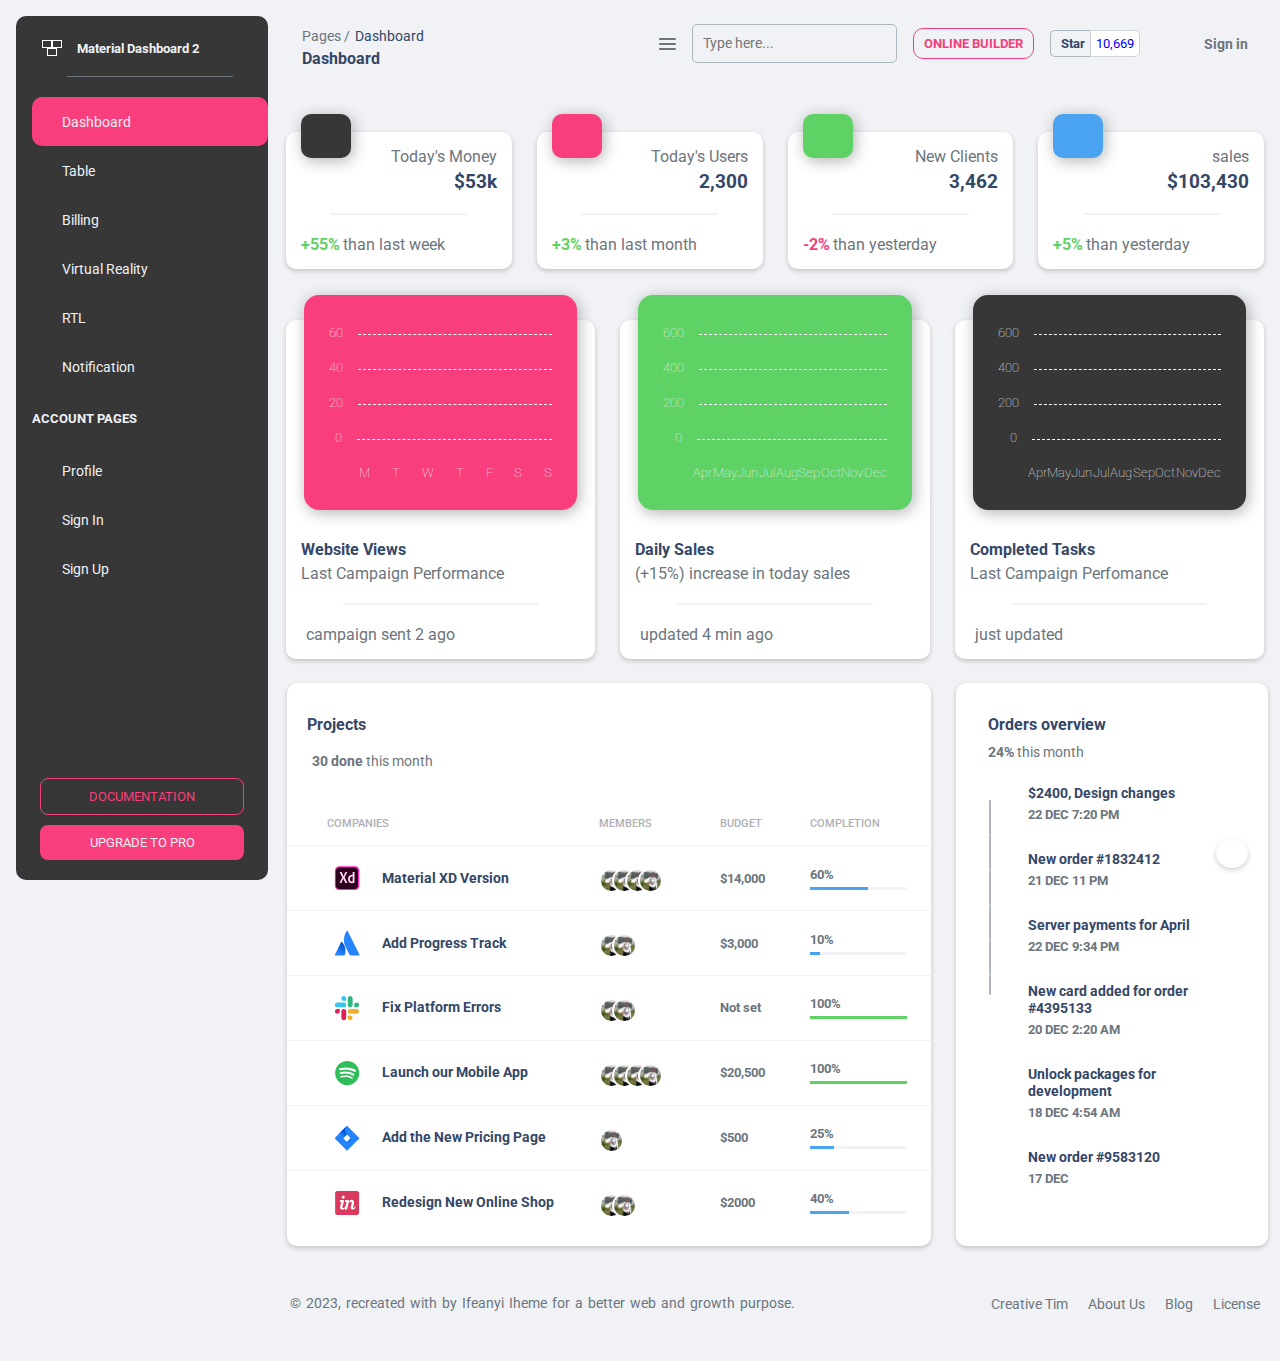
<file: index.html>
<!DOCTYPE html>
<html lang="en">
  <head>
    <meta charset="UTF-8" />
    <meta name="viewport" content="width=device-width, initial-scale=1.0" />
    <link
      rel="stylesheet"
      href="https://cdnjs.cloudflare.com/ajax/libs/font-awesome/6.4.0/css/all.min.css"
      integrity="sha512-iecdLmaskl7CVkqkXNQ/ZH/XLlvWZOJyj7Yy7tcenmpD1ypASozpmT/E0iPtmFIB46ZmdtAc9eNBvH0H/ZpiBw=="
      crossorigin="anonymous"
      referrerpolicy="no-referrer"
    />
    <link rel="preconnect" href="https://fonts.googleapis.com" />
    <link rel="preconnect" href="https://fonts.gstatic.com" crossorigin />
    <link
      href="https://fonts.googleapis.com/css2?family=Roboto:wght@300;400;500;700;900&display=swap"
      rel="stylesheet"
    />
    <link rel="stylesheet" href="css/style.css" />
    <link rel="stylesheet" href="css/table.css" />
    <link rel="stylesheet" href="css/billing.css" />
    <link rel="stylesheet" href="css/profile.css" />
    <link rel="stylesheet" href="css/notification.css" />
    <title>Document</title>
  </head>
  <body>
    <nav id="main-nav">
      <div class="container cont">
        <div class="img-header">
          <div class="img-logo">
            <i class="fa-solid fa-angle-up"></i>
            <i class="fa-solid fa-angle-up"></i>
            <i class="fa-solid fa-angle-down"></i>
          </div>
          <h5 class="joy">Material Dashboard 2</h5>
          <i class="fa-solid fa-xmark exit"></i>
        </div>
        <div class="line"></div>
        <div class="nav-list">
          <ul>
            <li data-page="data1" data-head="header1" class="current gator tor">
              <i class="fa-solid fa-table love"></i>
              <a href="#" class="joy"> Dashboard </a>
            </li>
            <li data-page="data2" data-head="header2" class="gator tor">
              <i class="fa-solid fa-wallet love"></i>
              <a href="#" class="joy"> Table </a>
            </li>
            <li data-page="data3" data-head="header3" class="gator tor">
              <i class="fa-sharp fa-regular fa-id-card love"></i>
              <a href="#" class="joy"> Billing </a>
            </li>
            <li>
              <i class="fa-solid fa-meteor love"></i>
              <a href="#" class="joy"> Virtual Reality </a>
            </li>
            <li>
              <i class="fa-solid fa-tent-arrow-turn-left love"></i>
              <a href="#" class="joy"> RTL </a>
            </li>
            <li data-page="data5" data-head="header5" class="gator tor">
              <i class="fa-solid fa-bell love"></i>
              <a href="#" class="joy"> Notification </a>
            </li>
          </ul>
          <h5 class="joy acc">ACCOUNT PAGES</h5>
          <ul>
            <li data-page="data4" data-head="header4" class="gator">
              <i class="fa-regular fa-user love"></i>
              <a href="#" class="joy"> Profile </a>
            </li>
            <li>
              <i class="fa-sharp fa-solid fa-right-to-bracket love"></i>
              <a href="signIn.html" class="joy"> Sign In </a>
            </li>
            <li>
              <i class="fa-solid fa-id-card-clip love"></i>
              <a href="signup.html" class="joy"> Sign Up </a>
            </li>
          </ul>
        </div>
        <div class="bottom-list joy">
          <a href="#">DOCUMENTATION</a>
          <a href="#">UPGRADE TO PRO</a>
        </div>
      </div>
    </nav>
    <header id="main-header">
      <div class="container">
        <div class="pry-cont pry1" id="header1">
          <div>Pages /<span class="fade">Dashboard</span></div>
          <h4>Dashboard</h4>
        </div>
        <div class="pry-cont pry2" id="header2">
          <div>Pages /<span class="fade">Table</span></div>
          <h4>Table</h4>
        </div>
        <div class="pry-cont pry3" id="header3">
          <div>Pages /<span class="fade">Billing</span></div>
          <h4>Billing</h4>
        </div>
        <div class="pry-cont pry4" id="header4">
          <div>Pages /<span class="fade">Profile</span></div>
          <h4>Profile</h4>
        </div>
        <div class="pry-cont pry5" id="header5">
          <div>Pages /<span class="fade">Notification</span></div>
          <h4>Notification</h4>
        </div>
        <div>
          <ul>
            <li class="side">
              <span></span>
              <span></span>
              <span></span>
            </li>
            <li class="input"><input type="text" placeholder="Type" /></li>
            <li class="input-in">
              <input type="text" placeholder="Type here..." />
            </li>
            <li class="online">Online builder</li>
            <li class="star">
              <span><i class="fa-regular fa-star"></i>Star</span>
              <span>10,669</span>
            </li>
            <li class="open"><i class="fa-solid fa-bars"></i></li>
            <li class="open-config"><i class="fa-solid fa-gear"></i></li>
            <li>
              <ul>
                <li data-page="data5" data-head="header5" class="gator">
                  <a href="#"><i class="fa-regular fa-bell"></i></a>
                </li>
                <li data-page="data4" data-head="header4" class="gator">
                  <a href="#"><i class="fa-regular fa-user"></i></a>
                </li>
                <li class="sign"><a href="signIn.html">Sign in</a></li>
              </ul>
            </li>
          </ul>
        </div>
      </div>
    </header>

    <section id="data1" class="data">
      <section id="first-section">
        <div class="container">
          <div class="card">
            <div class="img-cont img-cont1">
              <i class="fa-solid fa-couch"></i>
            </div>
            <p class="pe">Today's Money</p>
            <h3>$53k</h3>
            <div class="line"></div>
            <p><span>+55%</span>than last week</p>
          </div>
          <div class="card">
            <div class="img-cont img-cont2">
              <i class="fa-solid fa-user"></i>
            </div>
            <p class="pe">Today's Users</p>
            <h3>2,300</h3>
            <div class="line"></div>
            <p><span>+3%</span>than last month</p>
          </div>
          <div class="card">
            <div class="img-cont img-cont3">
              <i class="fa-solid fa-user"></i>
            </div>
            <p class="pe">New Clients</p>
            <h3>3,462</h3>
            <div class="line"></div>
            <p><span class="low-rate">-2%</span>than yesterday</p>
          </div>
          <div class="card">
            <div class="img-cont img-cont4">
              <i class="fa-solid fa-couch"></i>
            </div>
            <p class="pe">sales</p>
            <h3>$103,430</h3>
            <div class="line"></div>
            <p><span>+5%</span>than yesterday</p>
          </div>
        </div>
      </section>

      <section id="second-section">
        <div class="container">
          <div class="card">
            <div class="img-cont img-cont1">
              <div class="graph">
                <span>60</span>
                <div class="graph-line"></div>
              </div>
              <div class="graph">
                <span>40</span>
                <div class="graph-line"></div>
              </div>
              <div class="graph">
                <span>20</span>
                <div class="graph-line"></div>
              </div>
              <div class="graph">
                <span>&nbsp;&nbsp;0</span>
                <div class="graph-line"></div>
              </div>
              <div class="days">
                <span>M</span>
                <span>T</span>
                <span>W</span>
                <span>T</span>
                <span>F</span>
                <span>S</span>
                <span>S</span>
              </div>
            </div>
            <h4>Website Views</h4>
            <p>Last Campaign Performance</p>
            <div class="line"></div>
            <p><i class="fa-regular fa-clock"></i>campaign sent 2 ago</p>
          </div>
          <div class="card">
            <div class="img-cont img-cont2">
              <div class="graph">
                <span>600</span>
                <div class="graph-line"></div>
              </div>
              <div class="graph">
                <span>400</span>
                <div class="graph-line"></div>
              </div>
              <div class="graph">
                <span>200</span>
                <div class="graph-line"></div>
              </div>
              <div class="graph">
                <span>&nbsp;&nbsp;&nbsp;&nbsp;0</span>
                <div class="graph-line"></div>
              </div>
              <div class="days">
                <span>Apr</span>
                <span>May</span>
                <span>Jun</span>
                <span>Jul</span>
                <span>Aug</span>
                <span>Sep</span>
                <span>Oct</span>
                <span>Nov</span>
                <span>Dec</span>
              </div>
            </div>
            <h4>Daily Sales</h4>
            <p>(+15%) increase in today sales</p>
            <div class="line"></div>
            <p><i class="fa-regular fa-clock"></i>updated 4 min ago</p>
          </div>
          <div class="card">
            <div class="img-cont img-cont3">
              <div class="graph">
                <span>600</span>
                <div class="graph-line"></div>
              </div>
              <div class="graph">
                <span>400</span>
                <div class="graph-line"></div>
              </div>
              <div class="graph">
                <span>200</span>
                <div class="graph-line"></div>
              </div>
              <div class="graph">
                <span>&nbsp;&nbsp;&nbsp;&nbsp;0</span>
                <div class="graph-line"></div>
              </div>
              <div class="days">
                <span>Apr</span>
                <span>May</span>
                <span>Jun</span>
                <span>Jul</span>
                <span>Aug</span>
                <span>Sep</span>
                <span>Oct</span>
                <span>Nov</span>
                <span>Dec</span>
              </div>
            </div>
            <h4>Completed Tasks</h4>
            <p>Last Campaign Perfomance</p>
            <div class="line"></div>
            <p><i class="fa-regular fa-clock"></i>just updated</p>
          </div>
        </div>
      </section>

      <section id="third-section">
        <aside class="container1">
          <div class="projects">
            <div>
              <h4>Projects</h4>
              <p>
                <i class="fa-sharp fa-solid fa-check"></i
                ><span>30 done </span>this month
              </p>
            </div>
            <div class="action">
              <i class="fa-solid fa-ellipsis-vertical action-btn"></i>
              <ul>
                <li><a href="#">Action</a></li>
                <li><a href="#">Another action</a></li>
                <li><a href="#">Something else here</a></li>
              </ul>
            </div>
          </div>
          <div class="table table-header">
            <span class="companies">COMPANIES</span>
            <span class="members">MEMBERS</span>
            <span class="budget">BUDGET</span>
            <span class="completion">COMPLETION</span>
          </div>
          <div class="table">
            <div class="companies">
              <img src="images/small-logos/logo-xd.svg" alt="logo" />
              <h4>Material XD Version</h4>
            </div>
            <div class="members">
              <img src="images/img-1.jpg" alt="member" />
              <img src="images/img-1.jpg" alt="member" />
              <img src="images/img-1.jpg" alt="member" />
              <img src="images/img-1.jpg" alt="member" />
            </div>
            <p class="budget">$14,000</p>
            <div class="completion">
              <p>60%</p>
              <div class="progress">
                <div style="width: 60%"></div>
              </div>
            </div>
          </div>
          <div class="table">
            <div class="companies">
              <img src="images/small-logos/logo-atlassian.svg" alt="logo" />
              <h4>Add Progress Track</h4>
            </div>
            <div class="members">
              <img src="images/img-1.jpg" alt="member" />
              <img src="images/img-1.jpg" alt="member" />
            </div>
            <p class="budget">$3,000</p>
            <div class="completion">
              <p>10%</p>
              <div class="progress">
                <div style="width: 10%"></div>
              </div>
            </div>
          </div>
          <div class="table">
            <div class="companies">
              <img src="images/small-logos/logo-slack.svg" alt="logo" />
              <h4>Fix Platform Errors</h4>
            </div>
            <div class="members">
              <img src="images/img-1.jpg" alt="member" />
              <img src="images/img-1.jpg" alt="member" />
            </div>
            <p class="budget">Not set</p>
            <div class="completion">
              <p>100%</p>
              <div class="progress">
                <div class="full" style="width: 100%"></div>
              </div>
            </div>
          </div>
          <div class="table">
            <div class="companies">
              <img src="images/small-logos/logo-spotify.svg" alt="logo" />
              <h4>Launch our Mobile App</h4>
            </div>
            <div class="members">
              <img src="images/img-1.jpg" alt="member" />
              <img src="images/img-1.jpg" alt="member" />
              <img src="images/img-1.jpg" alt="member" />
              <img src="images/img-1.jpg" alt="member" />
            </div>
            <p class="budget">$20,500</p>
            <div class="completion">
              <p>100%</p>
              <div class="progress">
                <div class="full" style="width: 100%"></div>
              </div>
            </div>
          </div>
          <div class="table">
            <div class="companies">
              <img src="images/small-logos/logo-jira.svg" alt="logo" />
              <h4>Add the New Pricing Page</h4>
            </div>
            <div class="members">
              <img src="images/img-1.jpg" alt="member" />
            </div>
            <p class="budget">$500</p>
            <div class="completion">
              <p>25%</p>
              <div class="progress">
                <div style="width: 25%"></div>
              </div>
            </div>
          </div>
          <div class="table">
            <div class="companies">
              <img src="images/small-logos/logo-invision.svg" alt="logo" />
              <h4>Redesign New Online Shop</h4>
            </div>
            <div class="members">
              <img src="images/img-1.jpg" alt="member" />
              <img src="images/img-1.jpg" alt="member" />
            </div>
            <p class="budget">$2000</p>
            <div class="completion">
              <p>40%</p>
              <div class="progress">
                <div style="width: 40%"></div>
              </div>
            </div>
          </div>
        </aside>

        <aside class="container2">
          <div class="container-header">
            <h4>Orders overview</h4>
            <p>
              <i class="fa-solid fa-arrow-up"></i> <span>24% </span>this month
            </p>
          </div>
          <div class="lists">
            <i class="fa-solid fa-bell"></i>
            <div class="line"></div>
            <i class="fa-solid fa-code"></i>
            <div class="line"></div>
            <i class="fa-solid fa-cart-shopping"></i>
            <div class="line"></div>
            <i class="fa-regular fa-credit-card"></i>
            <div class="line"></div>
            <i class="fa-solid fa-key"></i>
            <div class="line"></div>
            <i class="fa-solid fa-vr-cardboard"></i>
            <div class="line last-child"></div>
          </div>
          <div class="price">
            <h4>$2400, Design changes</h4>
            <p>22 DEC 7:20 PM</p>
            <h4>New order #1832412</h4>
            <p>21 DEC 11 PM</p>
            <h4>Server payments for April</h4>
            <p>22 DEC 9:34 PM</p>
            <h4>New card added for order #4395133</h4>
            <p>20 DEC 2:20 AM</p>
            <h4>Unlock packages for development</h4>
            <p>18 DEC 4:54 AM</p>
            <h4>New order #9583120</h4>
            <p>17 DEC</p>
          </div>
          <div class="clear"></div>
        </aside>
      </section>
    </section>

    <section id="data2" class="data">
      <section id="table-section">
        <div class="container">
          <h4 class="header">Authors Table</h4>
          <div class="scroll">
            <div class="table table-header">
              <h4 class="author">AUTHOR</h4>
              <h4 class="function">FUNCTION</h4>
              <h4 class="status">STATUS</h4>
              <h4 class="employed">EMPLOYED</h4>
            </div>
            <div class="table">
              <div class="author">
                <img src="./images/team-1.jpg" alt="author" />
                <div class="img-name">
                  <h3>John Michael</h3>
                  <p>john@creative-tim.com</p>
                </div>
              </div>
              <div class="function">
                <h4>Manager</h4>
                <p>Organization</p>
              </div>
              <div class="status">
                <span>ONLINE</span>
              </div>
              <div class="employed">
                <div class="edit">
                  <span>23/04/18</span>
                  <span>Edit</span>
                </div>
              </div>
            </div>
            <div class="table">
              <div class="author">
                <img src="./images/team-1.jpg" alt="author" />
                <div class="img-name">
                  <h3>John Michael</h3>
                  <p>john@creative-tim.com</p>
                </div>
              </div>
              <div class="function">
                <h4>Manager</h4>
                <p>Organization</p>
              </div>
              <div class="status">
                <span class="off">OFFLINE</span>
              </div>
              <div class="employed">
                <div class="edit">
                  <span>23/04/18</span>
                  <span>Edit</span>
                </div>
              </div>
            </div>
            <div class="table">
              <div class="author">
                <img src="./images/team-1.jpg" alt="author" />
                <div class="img-name">
                  <h3>John Michael</h3>
                  <p>john@creative-tim.com</p>
                </div>
              </div>
              <div class="function">
                <h4>Manager</h4>
                <p>Organization</p>
              </div>
              <div class="status">
                <span>ONLINE</span>
              </div>
              <div class="employed">
                <div class="edit">
                  <span>23/04/18</span>
                  <span>Edit</span>
                </div>
              </div>
            </div>
            <div class="table">
              <div class="author">
                <img src="./images/team-1.jpg" alt="author" />
                <div class="img-name">
                  <h3>John Michael</h3>
                  <p>john@creative-tim.com</p>
                </div>
              </div>
              <div class="function">
                <h4>Manager</h4>
                <p>Organization</p>
              </div>
              <div class="status">
                <span>ONLINE</span>
              </div>
              <div class="employed">
                <div class="edit">
                  <span>23/04/18</span>
                  <span>Edit</span>
                </div>
              </div>
            </div>
            <div class="table">
              <div class="author">
                <img src="./images/team-1.jpg" alt="author" />
                <div class="img-name">
                  <h3>John Michael</h3>
                  <p>john@creative-tim.com</p>
                </div>
              </div>
              <div class="function">
                <h4>Manager</h4>
                <p>Organization</p>
              </div>
              <div class="status">
                <span class="off">OFFLINE</span>
              </div>
              <div class="employed">
                <div class="edit">
                  <span>23/04/18</span>
                  <span>Edit</span>
                </div>
              </div>
            </div>
            <div class="table">
              <div class="author">
                <img src="./images/team-1.jpg" alt="author" />
                <div class="img-name">
                  <h3>John Michael</h3>
                  <p>john@creative-tim.com</p>
                </div>
              </div>
              <div class="function">
                <h4>Manager</h4>
                <p>Organization</p>
              </div>
              <div class="status">
                <span class="off">OFFLINE</span>
              </div>
              <div class="employed">
                <div class="edit">
                  <span>23/04/18</span>
                  <span>Edit</span>
                </div>
              </div>
            </div>
            <div class="table">
              <div class="author">
                <img src="./images/team-1.jpg" alt="author" />
                <div class="img-name">
                  <h3>John Michael</h3>
                  <p>john@creative-tim.com</p>
                </div>
              </div>
              <div class="function">
                <h4>Manager</h4>
                <p>Organization</p>
              </div>
              <div class="status">
                <span>ONLINE</span>
              </div>
              <div class="employed">
                <div class="edit">
                  <span>23/04/18</span>
                  <span>Edit</span>
                </div>
              </div>
            </div>
          </div>
        </div>
      </section>

      <section id="table-section2">
        <div class="container">
          <h4 class="header">Project Table</h4>
          <div class="table table-header">
            <h4 class="companies">PROJECT</h4>
            <h4 class="members">BUDGET</h4>
            <h4 class="budget">STATUS</h4>
            <h4 class="completion">COMPLETION</h4>
          </div>
          <div class="table">
            <div class="companies">
              <img src="images/small-logos/logo-asana.svg" alt="logo" />
              <h4>Asana</h4>
            </div>
            <div class="members">
              <span>$2,500</span>
            </div>
            <p class="budget">working</p>
            <div class="completion">
              <div class="comp">
                <p>60%</p>
                <div class="progress">
                  <div style="width: 60%"></div>
                </div>
              </div>
              <i class="fa-solid fa-ellipsis-vertical action-btn"></i>
            </div>
          </div>
          <div class="table">
            <div class="companies">
              <img src="images/small-logos/github.svg" alt="logo" />
              <h4>Github</h4>
            </div>
            <div class="members">
              <span>$2,500</span>
            </div>
            <p class="budget">working</p>
            <div class="completion">
              <div class="comp">
                <p>100%</p>
                <div class="progress">
                  <div style="width: 100%" class="full"></div>
                </div>
              </div>
              <i class="fa-solid fa-ellipsis-vertical action-btn"></i>
            </div>
          </div>
          <div class="table">
            <div class="companies">
              <img src="images/small-logos/logo-atlassian.svg" alt="logo" />
              <h4>Atlassian</h4>
            </div>
            <div class="members">
              <span>$5,000</span>
            </div>
            <p class="budget">done</p>
            <div class="completion">
              <div class="comp">
                <p>30%</p>
                <div class="progress">
                  <div style="width: 30%" class="red"></div>
                </div>
              </div>
              <i class="fa-solid fa-ellipsis-vertical action-btn"></i>
            </div>
          </div>
          <div class="table">
            <div class="companies">
              <img src="images/small-logos/bootstrap.svg" alt="logo" />
              <h4>Bootstrap</h4>
            </div>
            <div class="members">
              <span>$14,000</span>
            </div>
            <p class="budget">working</p>
            <div class="completion">
              <div class="comp">
                <p>80%</p>
                <div class="progress">
                  <div style="width: 80%"></div>
                </div>
              </div>
              <i class="fa-solid fa-ellipsis-vertical action-btn"></i>
            </div>
          </div>
          <div class="table">
            <div class="companies">
              <img src="images/small-logos/logo-slack.svg" alt="logo" />
              <h4>Slack</h4>
            </div>
            <div class="members">
              <span>$1,000</span>
            </div>
            <p class="budget">canceled</p>
            <div class="completion">
              <div class="comp">
                <p>0%</p>
                <div class="progress">
                  <div style="width: 0%"></div>
                </div>
              </div>
              <i class="fa-solid fa-ellipsis-vertical action-btn"></i>
            </div>
          </div>
          <div class="table">
            <div class="companies">
              <img src="images/small-logos/devto.svg" alt="logo" />
              <h4>Devto</h4>
            </div>
            <div class="members">
              <span>$2,300</span>
            </div>
            <p class="budget">done</p>
            <div class="completion">
              <div class="comp">
                <p>100%</p>
                <div class="progress">
                  <div style="width: 100%" class="full"></div>
                </div>
              </div>
              <i class="fa-solid fa-ellipsis-vertical action-btn"></i>
            </div>
          </div>
        </div>
      </section>
    </section>

    <section id="data3" class="data">
      <section id="billing-section">
        <div class="container">
          <div class="atm-card">
            <i class="fa-solid fa-wifi"></i>
            <p class="number">
              4562 &nbsp&nbsp 1122 &nbsp&nbsp 4594 &nbsp&nbsp 7852
            </p>
            <div class="mast">
              <div class="master">
                <div class="holder">
                  <p>Card Holder</p>
                  <h4>Jack Peterson</h4>
                </div>
                <div class="holder">
                  <p>Expires</p>
                  <h4>11/22</h4>
                </div>
              </div>
              <img
                src="./images/small-logos/mastercard.png"
                alt="master card"
              />
            </div>
          </div>
          <div class="white-card wit">
            <i class="fa-solid fa-building-columns"></i>
            <h4>Salary</h4>
            <p>Belong Interactive</p>
            <div class="line"></div>
            <h3>+$2000</h3>
          </div>
          <div class="white-card wit2">
            <i class="fa-solid fa-wallet"></i>
            <h4>Paypal</h4>
            <p>Free Payment</p>
            <div class="line"></div>
            <h3>+$455.00</h3>
          </div>
          <div class="payment-method">
            <div class="method">
              <h4>Payment Method</h4>
              <span>+ ADD NEW CARD</span>
            </div>
            <div class="mast">
              <div class="master">
                <div class="ash">
                  <img
                    src="./images/small-logos/mastercard.png"
                    alt="master card"
                  />
                  <span
                    >**** &nbsp&nbsp **** &nbsp&nbsp **** &nbsp&nbsp 7852</span
                  >
                </div>
                <i class="fa-solid fa-pen"></i>
              </div>
              <div class="master">
                <div class="ash">
                  <img src="./images/small-logos/visa.png" alt="visa card" />
                  <span
                    >**** &nbsp&nbsp **** &nbsp&nbsp **** &nbsp&nbsp 7852</span
                  >
                </div>
                <i class="fa-solid fa-pen"></i>
              </div>
            </div>
          </div>
          <div class="invoices">
            <div class="header">
              <h4>Invoices</h4>
              <a href="#">VIEW ALL</a>
            </div>
            <div class="body">
              <div class="march">
                <h4>March, 01, 2020</h4>
                <p>#MS-415246</p>
              </div>
              <div class="dolls">
                <span>$180</span>
                <div class="pdf">
                  <i class="fa-solid fa-file"></i>
                  <span>PDF</span>
                </div>
              </div>
            </div>
            <div class="body">
              <div class="march">
                <h4>February, 10, 2021</h4>
                <p>#RV-126749</p>
              </div>
              <div class="dolls">
                <span>$250</span>
                <div class="pdf">
                  <i class="fa-solid fa-file"></i>
                  <span>PDF</span>
                </div>
              </div>
            </div>
            <div class="body">
              <div class="march">
                <h4>April, 05, 2020</h4>
                <p>#FB-212562</p>
              </div>
              <div class="dolls">
                <span>$560</span>
                <div class="pdf">
                  <i class="fa-solid fa-file"></i>
                  <span>PDF</span>
                </div>
              </div>
            </div>
            <div class="body">
              <div class="march">
                <h4>sjune, 25, 2019</h4>
                <p>#QW-10.578</p>
              </div>
              <div class="dolls">
                <span>$120</span>
                <div class="pdf">
                  <i class="fa-solid fa-file"></i>
                  <span>PDF</span>
                </div>
              </div>
            </div>
            <div class="body">
              <div class="march">
                <h4>March, 01, 2019</h4>
                <p>#AR-803481</p>
              </div>
              <div class="dolls">
                <span>$300</span>
                <div class="pdf">
                  <i class="fa-solid fa-file"></i>
                  <span>PDF</span>
                </div>
              </div>
            </div>
          </div>
        </div>
      </section>
      <section id="billing-information">
        <div class="container">
          <div class="billing">
            <h4>Billing Information</h4>
            <div class="oliv">
              <div class="header">
                <h4>Oliver Liam</h4>
                <div class="del">
                  <span><i class="fa-solid fa-trash"></i>DELETE</span>
                  <span><i class="fa-solid fa-pen"></i>EDIT</span>
                </div>
              </div>
              <p>Company Name: <span>Viking Burrito</span></p>
              <p>Email Address: <span>iheme.ifeanyi@yahoo.com</span></p>
              <p>VAT Number: <span>FRB123456</span></p>
            </div>
            <div class="oliv">
              <div class="header">
                <h4>Lucas Harper</h4>
                <div class="del">
                  <span><i class="fa-solid fa-trash"></i>DELETE</span>
                  <span><i class="fa-solid fa-pen"></i>EDIT</span>
                </div>
              </div>
              <p>Company Name: <span>Stone Tech Aone</span></p>
              <p>Email Address: <span>iheme.ifeanyi@yahoo.com</span></p>
              <p>VAT Number: <span>FRB123456</span></p>
            </div>
            <div class="oliv">
              <div class="header">
                <h4>Ethan James</h4>
                <div class="del">
                  <span><i class="fa-solid fa-trash"></i>DELETE</span>
                  <span><i class="fa-solid fa-pen"></i>EDIT</span>
                </div>
              </div>
              <p>Company Name: <span>Fiber Notion</span></p>
              <p>Email Address: <span>iheme.ifeanyi@yahoo.com</span></p>
              <p>VAT Number: <span>FRB123456</span></p>
            </div>
          </div>
          <div class="transaction">
            <div class="header">
              <h4>Your Transaction's</h4>
              <span
                ><i class="fa-solid fa-calendar-days"></i> 23 - 30 March
                2020</span
              >
            </div>
            <div class="newest">
              <h5>NEWEST</h5>
              <div class="net">
                <div class="app">
                  <i class="fa-solid fa-angle-down"></i>
                  <div class="mar">
                    <h4>Netflix</h4>
                    <p>27 March 2020, at 12:30 PM</p>
                  </div>
                </div>
                <span class="spant">-$ 2,500</span>
              </div>
              <div class="net">
                <div class="app">
                  <i class="fa-solid fa-angle-up"></i>
                  <div class="mar">
                    <h4>Apple</h4>
                    <p>27 March 2020, at 4:30 PM</p>
                  </div>
                </div>
                <span>-$ 2,000</span>
              </div>
            </div>
            <div class="newest">
              <h5>YESTERDAY</h5>
              <div class="net">
                <div class="app">
                  <i class="fa-solid fa-angle-up"></i>
                  <div class="mar">
                    <h4>Stripe</h4>
                    <p>26 March 2020, at 4:30 PM</p>
                  </div>
                </div>
                <span>-$ 750</span>
              </div>
              <div class="net">
                <div class="app">
                  <i class="fa-solid fa-angle-up"></i>
                  <div class="mar">
                    <h4>HubSpot</h4>
                    <p>26 March 2020, at 12:30 PM</p>
                  </div>
                </div>
                <span>-$ 1,000</span>
              </div>
              <div class="net">
                <div class="app">
                  <i class="fa-solid fa-angle-up"></i>
                  <div class="mar">
                    <h4>Creative Tim</h4>
                    <p>26 March 2020, at 8:30 AM</p>
                  </div>
                </div>
                <span>-$ 2,500</span>
              </div>
              <div class="net">
                <div class="app">
                  <span class="excl">&#33;</span>
                  <div class="mar">
                    <h4>Webflow</h4>
                    <p>26 March 2020, at 5:00 AM</p>
                  </div>
                </div>
                <span class="spa">Pending</span>
              </div>
            </div>
          </div>
        </div>
      </section>
    </section>

    <section id="data4" class="data">
      <section id="profile-section">
        <div class="container">
          <div class="img-cont">
            <img src="./images/pxfuel.jpg" alt="a background image" />
          </div>
          <div class="second-cont">
            <div class="profile">
              <div class="profile-img">
                <img src="./images/bruce-mars.jpg" alt="Bruce mars" />
                <div class="title">
                  <h3>Richard Davis</h3>
                  <p>CEO / Co-Founder</p>
                </div>
              </div>
              <div class="list">
                <p><i class="fa-solid fa-home"></i> App</p>
                <p><i class="fa-solid fa-envelope"></i> Messages</p>
                <p><i class="fa-solid fa-gear"></i> Settings</p>
              </div>
            </div>
            <div class="grid">
              <div class="platform-setting">
                <h4>Platform Settings</h4>
                <div class="div">
                  <p>ACCOUNT</p>
                  <div class="toggle">
                    <span class="togglemod"></span>
                    <p>Email me when someone follows...</p>
                  </div>
                  <div class="toggle">
                    <span class="togglemod lightmod"></span>
                    <p>Email me when someone answers...</p>
                  </div>
                  <div class="toggle">
                    <span class="togglemod"></span>
                    <p>Email me when someone mention...</p>
                  </div>
                </div>
                <div class="div">
                  <p>APPLICATION</p>
                  <div class="toggle">
                    <span class="togglemod"></span>
                    <p>new launches and projects</p>
                  </div>
                  <div class="toggle">
                    <span class="togglemod lightmod"></span>
                    <p>Monthly product updates</p>
                  </div>
                  <div class="toggle">
                    <span class="togglemod"></span>
                    <p>Suscribe to newsletter</p>
                  </div>
                </div>
              </div>
              <div class="profile-information">
                <h4>Profile Information</h4>
                <div class="icon">
                  <i class="fa-solid fa-user-check"></i>
                </div>
                <p class="bio">
                  Hi, I'm alec Thompson, Decsions: If you can't decide, the
                  answer is no. If two equally difficult paths, choose the one
                  more painful in the short term (pain avoidance is creating an
                  illusion of equality).
                </p>
                <p class="str"><strong>Full Name:</strong>Alec M. Thompson</p>
                <p class="str"><strong>Mobile:</strong>08145663725</p>
                <p class="str">
                  <strong>Email:</strong>iheme.ifeanyi@yahoo.com
                </p>
                <p class="str"><strong>Location:</strong>USA</p>
                <p class="str strt">
                  <strong>Socials:</strong>
                  <i class="fa-brands fa-facebook"></i>
                  <i class="fa-brands fa-twitter"></i>
                  <i class="fa-brands fa-instagram"></i>
                </p>
              </div>
              <div class="conversation">
                <h4>Converstion</h4>
                <div class="card-set">
                  <div class="inner-set">
                    <img src="./images/team-1.jpg" alt="image" />
                    <div>
                      <h5>Sophie B.</h5>
                      <p>Hi I read more information</p>
                    </div>
                  </div>
                  <p class="reply">Reply</p>
                </div>
                <div class="card-set">
                  <div class="inner-set">
                    <img src="./images/team-2.jpg" alt="image" />
                    <div>
                      <h5>Annie Marie</h5>
                      <p>Hi I need more information...</p>
                    </div>
                  </div>
                  <p class="reply">Reply</p>
                </div>
                <div class="card-set">
                  <div class="inner-set">
                    <img src="./images/team-3.jpg" alt="image" />
                    <div>
                      <h5>Ivanna</h5>
                      <p>Awesome work, can you...</p>
                    </div>
                  </div>
                  <p class="reply">Reply</p>
                </div>
                <div class="card-set">
                  <div class="inner-set">
                    <img src="./images/team-4.jpg" alt="image" />
                    <div>
                      <h5>Peterson</h5>
                      <p>About files I can...</p>
                    </div>
                  </div>
                  <p class="reply">Reply</p>
                </div>
                <div class="card-set">
                  <div class="inner-set">
                    <img src="./images/team-5.jpg" alt="image" />
                    <div>
                      <h5>Nick Daniel</h5>
                      <p>Hi I read more information</p>
                    </div>
                  </div>
                  <p class="reply">Reply</p>
                </div>
              </div>
            </div>
            <div class="main-project">
              <h4>Projects</h4>
              <p>Architectts design houses</p>
              <div class="proj-cont">
                <div class="card">
                  <img src="images/home-decor-1.jpg" alt="member" />
                  <p class="rel">Project #2</p>
                  <h3>Modern</h3>
                  <p>
                    As Uber works through a huge amount of internal management
                    turmoil.
                  </p>
                  <div class="mem-cont">
                    <a href="#">VIEW PROJECT</a>
                    <div class="members">
                      <img src="images/img-1.jpg" alt="member" />
                      <img src="images/img-1.jpg" alt="member" />
                      <img src="images/img-1.jpg" alt="member" />
                      <img src="images/img-1.jpg" alt="member" />
                    </div>
                  </div>
                </div>
                <div class="card">
                  <img src="images/home-decor-2.jpg" alt="member" />
                  <p class="rel">Project #2</p>
                  <h3>Scandinavian</h3>
                  <p>
                    As Uber works through a huge amount of internal management
                    turmoil.
                  </p>
                  <div class="mem-cont">
                    <a href="#">VIEW PROJECT</a>
                    <div class="members">
                      <img src="images/img-1.jpg" alt="member" />
                      <img src="images/img-1.jpg" alt="member" />
                      <img src="images/img-1.jpg" alt="member" />
                      <img src="images/img-1.jpg" alt="member" />
                    </div>
                  </div>
                </div>
                <div class="card">
                  <img src="images/bg-smart-home-1.jpg" alt="member" />
                  <p class="rel">Project #2</p>
                  <h3>Minimalist</h3>
                  <p>
                    As Uber works through a huge amount of internal management
                    turmoil.
                  </p>
                  <div class="mem-cont">
                    <a href="#">VIEW PROJECT</a>
                    <div class="members">
                      <img src="images/img-1.jpg" alt="member" />
                      <img src="images/img-1.jpg" alt="member" />
                      <img src="images/img-1.jpg" alt="member" />
                      <img src="images/img-1.jpg" alt="member" />
                    </div>
                  </div>
                </div>
                <div class="card">
                  <img src="images/home-decor-3.jpg" alt="member" />
                  <p class="rel">Project #2</p>
                  <h3>Gothic</h3>
                  <p>
                    As Uber works through a huge amount of internal management
                    turmoil.
                  </p>
                  <div class="mem-cont">
                    <a href="#">VIEW PROJECT</a>
                    <div class="members">
                      <img src="images/img-1.jpg" alt="member" />
                      <img src="images/img-1.jpg" alt="member" />
                      <img src="images/img-1.jpg" alt="member" />
                      <img src="images/img-1.jpg" alt="member" />
                    </div>
                  </div>
                </div>
              </div>
            </div>
          </div>
          <div class="clear"></div>
        </div>
      </section>
    </section>

    <section id="data5" class="data">
      <div id="notification-section">
        <div class="container1 container-exit">
          <h2>Alerts</h2>
          <div class="alert">
            <div class="note">
              A simple primary alert with an example link. Give it a click if
              you like.
              <i class="fa-solid fa-xmark exit-note"></i>
            </div>
            <div class="note">
              A simple secondary alert with an example link. Give it a click if
              you like.
              <i class="fa-solid fa-xmark exit-note"></i>
            </div>
            <div class="note">
              A simple success alert with an example link. Give it a click if
              you like.
              <i class="fa-solid fa-xmark exit-note"></i>
            </div>
            <div class="note">
              A simple danger alert with an example link. Give it a click if you
              like.
              <i class="fa-solid fa-xmark exit-note"></i>
            </div>
            <div class="note">
              A simple warning alert with an example link. Give it a click if
              you like.
              <i class="fa-solid fa-xmark exit-note"></i>
            </div>
            <div class="note">
              A simple info alert with an example link. Give it a click if you
              like.
              <i class="fa-solid fa-xmark exit-note"></i>
            </div>
            <div class="note">
              A simple light alert with an example link. Give it a click if you
              like.
              <i class="fa-solid fa-xmark exit-note"></i>
            </div>
            <div class="note">
              A simple dark alert with an example link. Give it a click if you
              like.
              <i class="fa-solid fa-xmark exit-note"></i>
            </div>
          </div>
        </div>
        <div class="container2">
          <div class="header">
            <h2>Notifications</h2>
            <p>
              Notifications on the page use Toasts from Bootstrap. Read more
              details here.
            </p>
          </div>
          <div class="btn cont-btn">
            <button class="btn--color success" data-btn="1">success</button>
            <button class="btn--color info" data-btn="2">info</button>
            <button class="btn--color warning" data-btn="3">warning</button>
            <button class="btn--color danger" data-btn="4">danger</button>
          </div>
        </div>
        <div class="container3 container-btn">
          <div class="notal notal-1 success-note">
            <div class="header">
              <div class="he1">
                <i class="fa-solid fa-check"></i>
                <h3>Material Dashboard</h3>
              </div>
              <div class="he2">
                <span>11 mins ago</span>
                <i class="fa-solid fa-xmark ten"></i>
              </div>
            </div>
            <div class="line"></div>
            <p>Hello, world! This is a notification message.</p>
          </div>
          <div class="notal notal-2 info-note">
            <div class="header">
              <div class="he1">
                <i class="fa-solid fa-bell"></i>
                <h3>Material Dashboard</h3>
              </div>
              <div class="he2">
                <span>11 mins ago</span>
                <i class="fa-solid fa-xmark ten"></i>
              </div>
            </div>
            <div class="line"></div>
            <p>Hello, world! This is a notification message.</p>
          </div>
          <div class="notal notal-3 warning-note">
            <div class="header">
              <div class="he1">
                <i class="fa-solid fa-compass"></i>
                <h3>Material Dashboard</h3>
              </div>
              <div class="he2">
                <span>11 mins ago</span>
                <i class="fa-solid fa-xmark ten"></i>
              </div>
            </div>
            <div class="line"></div>
            <p>Hello, world! This is a notification message.</p>
          </div>
          <div class="notal notal-4 danger-note">
            <div class="header">
              <div class="he1">
                <i class="fa-solid fa-bullhorn"></i>
                <h3>Material Dashboard</h3>
              </div>
              <div class="he2">
                <span>11 mins ago</span>
                <i class="fa-solid fa-xmark ten"></i>
              </div>
            </div>
            <div class="line"></div>
            <p>Hello, world! This is a notification message.</p>
          </div>
        </div>
      </div>
    </section>

    <section id="right-sidebar">
      <div class="container">
        <div class="section-header">
          <h2>Material UI Configurator</h2>
          <p>See or dashboard options.</p>
          <i class="fa-solid fa-xmark close-config"></i>
        </div>
        <div class="line"></div>
        <h4>Sidebar Colors</h4>
        <div class="sidebar-colors">
          <span class="side" data-color="#f83e7c"></span>
          <span class="side" data-color="#c553c5"></span>
          <span class="side" data-color="#49a3f1"></span>
          <span class="side" data-color="#5fd265"></span>
          <span class="side" data-color="#e19507"></span>
          <span class="side" data-color="#ea4e15ed"></span>
        </div>
        <h4>Sidenav Type</h4>
        <p>Choose between 2 different sidenav types.</p>
        <div class="type">
          <button class="btn1 btn focus">DARK</button>
          <button class="btn2 btn">TRANSPARENT</button>
          <button class="btn3 btn">WHITE</button>
        </div>
        <p class="change">
          You can change the sidenav type just on desktop view.
        </p>
        <div class="toggle">
          <p>Navbar Fixed</p>
          <span class="fix-mode"></span>
        </div>
        <div class="line toggle-line"></div>
        <div class="toggle lightmode">
          <p>Light / Dark</p>
          <span class="togglemode"></span>
        </div>
        <div class="line toggle-line"></div>
        <div class="bttn">
          <a href="#">FREE DOWNLOAD</a>
          <a href="#">VIEW DOCUMENTATION</a>
        </div>
        <div class="rating">
          <a class="star" href="#"><i class="fa-regular fa-star"></i>Star</a>
          <span>10,664</span>
        </div>
        <p class="align">Thank you for sharing!</p>
        <div class="socials">
          <a href="#"><i class="fa-brands fa-twitter"></i>TWEET</a>
          <a href="#"><i class="fa-brands fa-square-facebook"></i>SHARE</a>
        </div>
      </div>
    </section>

    <section id="material-section">
      <i class="fa-solid fa-gear"></i>
    </section>

    <footer id="main-footer">
      <div class="container">
        <p>
          &copy 2023, recreated with <i class="fa-solid fa-heart"></i> by
          <span>Ifeanyi Iheme</span> for a better web and growth purpose.
        </p>
        <ul>
          <li><a href="#">Creative Tim</a></li>
          <li><a href="#">About Us</a></li>
          <li><a href="#">Blog</a></li>
          <li><a href="#">License</a></li>
        </ul>
      </div>
    </footer>
    <script src="js/script.js"></script>
  </body>
</html>
</file>
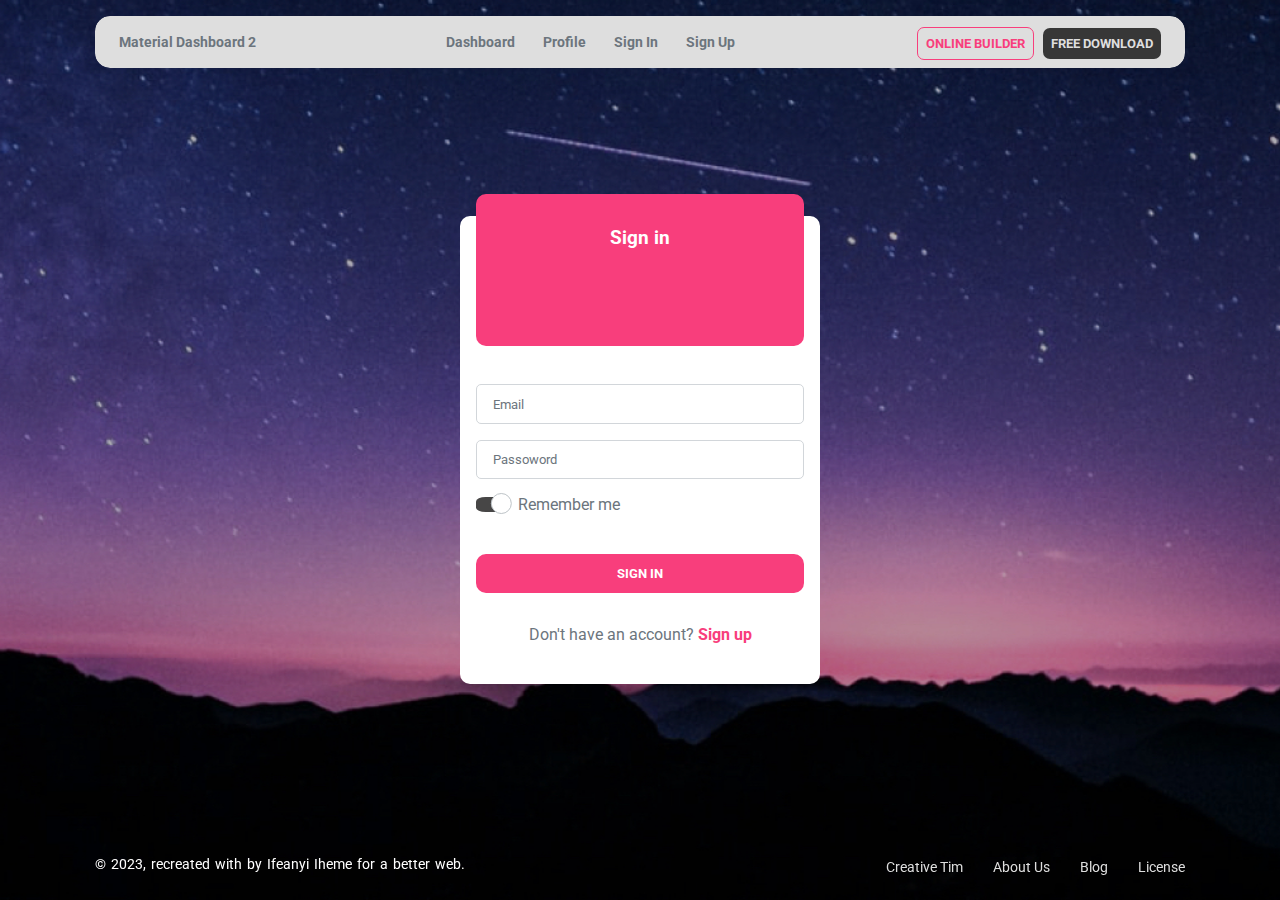
<file: signIn.html>
<!DOCTYPE html>
<html lang="en">
<head>
    <meta charset="UTF-8">
    <meta name="viewport" content="width=device-width, initial-scale=1.0">
    <link rel="stylesheet" href="https://cdnjs.cloudflare.com/ajax/libs/font-awesome/6.4.0/css/all.min.css" integrity="sha512-iecdLmaskl7CVkqkXNQ/ZH/XLlvWZOJyj7Yy7tcenmpD1ypASozpmT/E0iPtmFIB46ZmdtAc9eNBvH0H/ZpiBw==" crossorigin="anonymous" referrerpolicy="no-referrer" />
    <link rel="preconnect" href="https://fonts.googleapis.com">
    <link rel="preconnect" href="https://fonts.gstatic.com" crossorigin>
    <link href="https://fonts.googleapis.com/css2?family=Roboto:wght@300;400;500;700;900&display=swap" rel="stylesheet">
    <link rel="stylesheet" href="css/signIn.css">
    <title>Document</title>
</head>
<body>
    <header id="main-header">
        <div class="container">
            <div class="pry-cont">
                <h4><a href="index.html">Material Dashboard 2</a></h4>
                <div class="menu">
                    <span></span>
                    <span></span>
                    <span></span>
                </div>
            </div>
            <ul>
                <li><a href="index.html"><i class="fa-solid fa-chart-pie"></i>Dashboard</a></li>
                <li><a href="profile.html"><i class="fa-solid fa-user"></i>Profile</a></li>
                <li><a href="signIn.html"><i class="fa-solid fa-circle-user"></i>Sign In</a></li>
                <li><a href="signup.html"><i class="fa-solid fa-key"></i></i>Sign Up</a></li>
            </ul>
            <div class="hide">
                <a href="#">ONLINE BUILDER</a>
                <a href="#">FREE DOWNLOAD</a>
            </div>
        </div>
    </header>
    
    <section id="main-section">
        <div class="container">
            <div class="sign-cont">
                <h3>Sign in</h3>
                <div>
                    <a href="#"><i class="fa-brands fa-facebook-f"></i></a>
                    <a href="#"><i class="fa-brands fa-github"></i></a>
                    <a href="#"><i class="fa-brands fa-google"></i></a>
                </div>
            </div>
            <form action="#">
                <input type="email" placeholder="Email">
                <input type="text" placeholder="Passoword">
                <div>
                    <span class="toggle"></span>
                    <span>Remember me</span>
                </div>
                <button>SIGN IN</button>
                <p>Don't have an account? <a href="signup.html">Sign up</a></p>
            </form>
        </div>
    </section>
    
    <footer id="main-footer">
        <div class="container">
            <p>&copy 2023, recreated with <i class="fa-solid fa-heart"></i> by <span>Ifeanyi Iheme</span> for a better web.</p>
            <ul>
                <li><a href="#">Creative Tim</a></li>
                <li><a href="#">About Us</a></li>
                <li><a href="#">Blog</a></li>
                <li><a href="#">License</a></li>
            </ul>
        </div>
    </footer>
    <script src="js/signIn.js"></script>
</body>
</html>
</file>
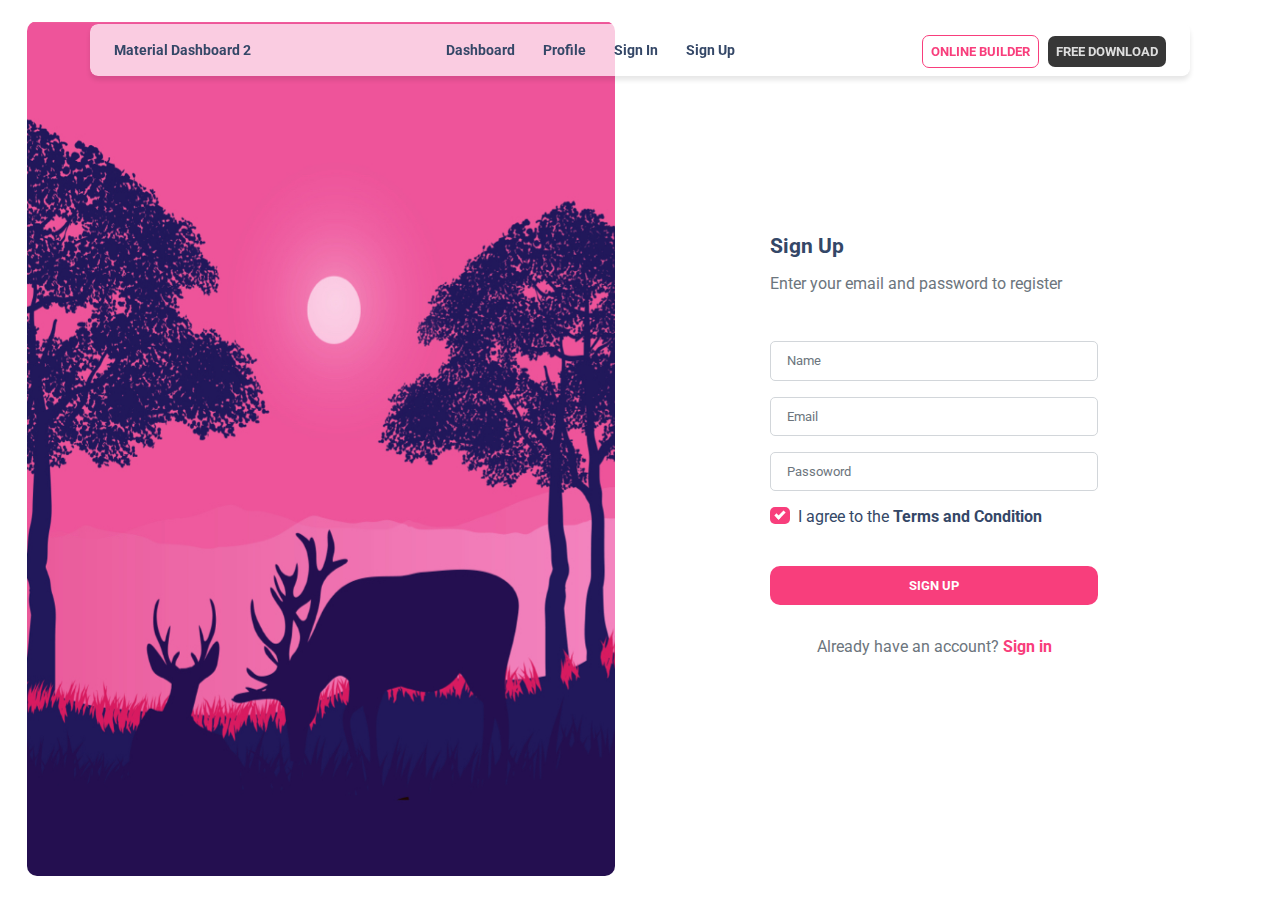
<file: signup.html>
<!DOCTYPE html>
<html lang="en">
<head>
    <meta charset="UTF-8">
    <meta name="viewport" content="width=device-width, initial-scale=1.0">
    <link rel="stylesheet" href="https://cdnjs.cloudflare.com/ajax/libs/font-awesome/6.4.0/css/all.min.css" integrity="sha512-iecdLmaskl7CVkqkXNQ/ZH/XLlvWZOJyj7Yy7tcenmpD1ypASozpmT/E0iPtmFIB46ZmdtAc9eNBvH0H/ZpiBw==" crossorigin="anonymous" referrerpolicy="no-referrer" />
    <link rel="preconnect" href="https://fonts.googleapis.com">
    <link rel="preconnect" href="https://fonts.gstatic.com" crossorigin>
    <link href="https://fonts.googleapis.com/css2?family=Roboto:wght@300;400;500;700;900&display=swap" rel="stylesheet">
    <link rel="stylesheet" href="css/signup.css">
    <title>Document</title>
</head>
<body>
    <header id="main-header">
        <div class="container">
            <div class="pry-cont">
                <h4><a href="index.html">Material Dashboard 2</a></h4>
                <div class="menu">
                    <span></span>
                    <span></span>
                    <span></span>
                </div>
            </div>
            <ul>
                <li><a href="index.html"><i class="fa-solid fa-chart-pie"></i>Dashboard</a></li>
                <li><a href="profile.html"><i class="fa-solid fa-user"></i>Profile</a></li>
                <li><a href="signIn.html"><i class="fa-solid fa-circle-user"></i>Sign In</a></li>
                <li><a href="signUp.html"><i class="fa-solid fa-key"></i></i>Sign Up</a></li>
            </ul>
            <div class="hide">
                <a href="#">ONLINE BUILDER</a>
                <a href="#">FREE DOWNLOAD</a>
            </div>
        </div>
    </header>

    <section id="image-section">
        <div class="container">
            <img src="./images/illustration-signup.jpg" alt="sign up side background">
        </div>
    </section>
    
    <section id="main-section">
        <div class="container">
            <form action="#">
                <h1>Sign Up</h1>
                <p class="p">Enter your email and password to register</p>
                <input type="text" placeholder="Name">
                <input type="email" placeholder="Email">
                <input type="text" placeholder="Passoword">
                <div class="check">
                    <input type="checkbox">
                    <span class="custom_check"></span>
                    <span>I agree to the <span class="spanb">Terms and Condition</span></span>
                </div>
                <button>SIGN UP</button>
                <p>Already have an account? <a href="signIn.html">Sign in</a></p>
            </form>
        </div>
    </section>
    <script src="js/signIn.js"></script>
</body>
</html>
</file>
<file: css/style.css>
* {
  margin: 0;
  padding: 0;
  box-sizing: border-box;
  font-family: "Roboto", sans-serif;
}

:root {
  --primary-color: #f0f2f5;
  --secondary-color: #f83e7c;
  --light-color: #fff;
  --dark-color: #373737;
  --font-color: #6c757d;
  --font-color2: #344767;
  --green-color: #5fd265;
  --blue-color: #49a3f1;
  --mode-font: #aaafb3;
  --mode-background: #27344a;
}

body {
  background: var(--primary-color);
  transition: all 0.4s;
}
body::-webkit-scrollbar {
  width: 0.6rem;
}
body::-webkit-scrollbar-track {
  background: transparent;
  border-radius: 100vw;
}
body::-webkit-scrollbar-thumb {
  background: transparent;
  border-radius: 100vw;
}
body::-webkit-scrollbar-thumb:hover {
  background: var(--font-color);
}
body:hover::-webkit-scrollbar-thumb {
  background: #b2b5b9;
}

.data {
  display: none;
}

#data1 {
  display: block;
}

.pry-cont {
  display: none;
}

#header1 {
  display: block;
}

#main-nav {
  position: fixed;
  width: 100%;
  top: 0;
  left: 0;
  z-index: 10;
  transition: all 0.5s;
  transform: translate(-100%);
}
#main-nav .container {
  height: 96vh;
  width: 60%;
  color: var(--primary-color);
  background: var(--dark-color);
  margin: 1rem;
  padding: 1.5rem 1rem;
  padding-right: 0;
  border-radius: 10px;
  position: relative;
  transition: all 0.4s;
}
#main-nav .container .img-header {
  display: flex;
  align-items: center;
  margin-bottom: 10px;
  padding-left: 10px;
}
#main-nav .container .img-header .img-logo {
  display: grid;
  grid-template-columns: repeat(2, 1fr);
  padding-right: 15px;
}
#main-nav .container .img-header .img-logo i {
  border: 1px solid white;
  text-align: center;
  padding: 3px 4px;
  font-size: 0.5rem;
}
#main-nav .container .img-header .img-logo i:last-child {
  grid-column: 1/3;
  width: 50%;
  margin: 0 auto;
}
#main-nav .container .img-header .fa-xmark {
  position: absolute;
  right: 15px;
  top: 15px;
  color: #a6abaf;
}
#main-nav .container .line {
  width: 70%;
  height: 1px;
  background: var(--font-color);
  margin: 20px auto;
  border-radius: 10px;
}
#main-nav .container .nav-list {
  overflow-y: scroll;
  height: 60vh;
}
#main-nav .container .nav-list::-webkit-scrollbar {
  width: 0.5rem;
}
#main-nav .container .nav-list::-webkit-scrollbar-track {
  background: transparent;
  border-radius: 100vw;
}
#main-nav .container .nav-list::-webkit-scrollbar-thumb {
  background: transparent;
  border-radius: 100vw;
}
#main-nav .container .nav-list::-webkit-scrollbar-thumb:hover {
  background: var(--font-color);
}
#main-nav .container .nav-list:hover::-webkit-scrollbar-thumb {
  background: #b2b5b9;
}
#main-nav .container .nav-list ul {
  list-style: none;
}
#main-nav .container .nav-list ul li {
  padding: 15px;
  transition: all 0.5s;
}
#main-nav .container .nav-list ul li i {
  padding-right: 15px;
  font-size: 1rem;
}
#main-nav .container .nav-list ul li a {
  text-decoration: none;
  color: var(--primary-color);
  font-size: 0.9rem;
  transition: all 0.5s;
}
#main-nav .container .nav-list ul .current {
  background-color: var(--secondary-color);
  border-radius: 10px;
  transition: all 0.4s;
}
#main-nav .container .nav-list h5 {
  margin: 20px 0;
}
#main-nav .container .bottom-list {
  position: absolute;
  bottom: 10px;
  right: 1.5rem;
  left: 1.5rem;
  background: var(--dark-color);
}
#main-nav .container .bottom-list a {
  display: block;
  color: var(--secondary-color);
  text-decoration: none;
  text-align: center;
  border: 1px solid var(--secondary-color);
  padding: 10px 0;
  margin: 10px 0;
  font-size: 0.8rem;
  border-radius: 8px;
  transition: all 0.4s;
}
#main-nav .container .bottom-list a:last-child {
  background-color: var(--secondary-color);
  color: var(--primary-color);
  border: none;
}

#main-header {
  transition: all 0.4s;
}
#main-header .container {
  color: var(--font-color);
  margin: 0.5rem 0;
  padding: 1rem 2rem;
  transition: all 0.4s;
}
#main-header .container .pry-cont {
  margin-bottom: 20px;
}
#main-header .container .pry-cont div {
  line-height: 30px;
}
#main-header .container .pry-cont div .fade {
  color: var(--font-color2);
  padding-left: 5px;
}
#main-header .container .pry-cont h4 {
  color: var(--font-color2);
}
#main-header .container div ul {
  list-style: none;
  display: flex;
  align-items: center;
  gap: 1rem;
}
#main-header .container div ul .online, #main-header .container div ul .sign, #main-header .container div ul .input-in input, #main-header .container div ul .open-side {
  display: none;
  transition: all 0.5s;
}
#main-header .container div ul .input input {
  width: 55px;
  padding: 10px;
  background: transparent;
  outline: none;
  border: 1px solid #adb5bd;
  border-radius: 5px;
  font-size: 1rem;
}
#main-header .container div ul .star {
  display: flex;
}
#main-header .container div ul .star span:first-child {
  padding: 5px;
  border: 1px solid #adb5bd;
  border-radius: 5px 0 0 5px;
  font-weight: bold;
  border-right: none;
  color: var(--font-color2);
}
#main-header .container div ul .star span:first-child i {
  padding-right: 5px;
}
#main-header .container div ul .star span:last-child {
  padding: 5px;
  background: var(--light-color);
  color: blue;
  border: 1px solid #ced4da;
  border-radius: 0 5px 5px 0;
}
#main-header .container div ul li .fa-bell, #main-header .container div ul li .fa-user {
  font-weight: bold;
  color: var(--font-color);
}

.fixed #main-header {
  position: fixed;
  z-index: 10;
  right: 1rem;
  left: 1rem;
  top: 0;
  width: calc(100% - 2rem);
  background: rgba(255, 253, 253, 0.9);
  border-radius: 10px;
  margin: 0.5rem 0;
}
.fixed #main-header .container {
  margin: 0;
}
.fixed #first-section {
  margin-top: 12rem;
}

#first-section {
  transition: all 0.4s;
}
#first-section .container {
  margin: 3rem 1rem;
  transition: all 0.4s;
}
#first-section .container .card {
  margin-bottom: 1.8rem;
  background: var(--light-color);
  position: relative;
  color: var(--font-color);
  padding: 15px;
  border-radius: 10px;
  box-shadow: 0 2px 5px rgba(0, 0, 0, 0.2);
}
#first-section .container .card .img-cont {
  position: absolute;
  top: -18px;
  left: 15px;
  background: var(--dark-color);
  padding: 22px 25px;
  border-radius: 10px;
  box-shadow: 2px 3px 15px rgba(0, 0, 0, 0.3);
}
#first-section .container .card .img-cont i {
  color: var(--light-color);
}
#first-section .container .card .img-cont2 {
  background: var(--secondary-color);
}
#first-section .container .card .img-cont3 {
  background: var(--green-color);
}
#first-section .container .card .img-cont4 {
  background: var(--blue-color);
}
#first-section .container .card .pe {
  text-align: end;
  margin-bottom: 5px;
}
#first-section .container .card h3 {
  text-align: end;
  color: var(--font-color2);
}
#first-section .container .card .line {
  width: 70%;
  height: 2px;
  background: var(--primary-color);
  margin: 20px auto;
  border-radius: 10px;
}
#first-section .container .card p span {
  color: var(--green-color);
  font-weight: bold;
  padding-right: 3px;
}
#first-section .container .card .low-rate {
  color: var(--secondary-color);
}

#second-section {
  transition: all 0.4s;
}
#second-section .container {
  margin: 3.2rem 1rem;
  transition: all 0.4s;
}
#second-section .container .card {
  margin-bottom: 2.8rem;
  background: var(--light-color);
  position: relative;
  color: var(--font-color);
  padding: 15px;
  border-radius: 10px;
  box-shadow: 0 2px 5px rgba(0, 0, 0, 0.2);
  padding-top: 220px;
}
#second-section .container .card .img-cont {
  position: absolute;
  top: -25px;
  left: 18px;
  right: 18px;
  background: var(--dark-color);
  padding: 30px 25px;
  border-radius: 15px;
  color: var(--primary-color);
  font-weight: 100;
  font-size: 0.8rem;
  box-shadow: 2px 3px 15px rgba(0, 0, 0, 0.3);
}
#second-section .container .card .img-cont .graph {
  display: flex;
  align-items: center;
  gap: 15px;
  padding-bottom: 20px;
}
#second-section .container .card .img-cont .graph .graph-line {
  width: 100%;
  height: 5px;
  border-bottom: 1px dashed var(--light-color);
}
#second-section .container .card .img-cont .days {
  margin-left: 30px;
  display: flex;
  justify-content: space-between;
}
#second-section .container .card .img-cont1 {
  background-color: var(--secondary-color);
}
#second-section .container .card .img-cont2 {
  background: var(--green-color);
}
#second-section .container .card h4 {
  color: var(--font-color2);
  padding-bottom: 5px;
}
#second-section .container .card .line {
  width: 70%;
  height: 2px;
  background: var(--primary-color);
  margin: 20px auto;
  border-radius: 10px;
}
#second-section .container .card i {
  padding-right: 5px;
}

#third-section {
  transition: all 0.4s;
}
#third-section .container1 {
  margin: 3.2rem 1rem 2rem 1rem;
  padding: 2rem 0 0.7rem 0;
  color: var(--font-color);
  background: var(--light-color);
  border-radius: 10px;
  box-shadow: 0 2px 5px rgba(0, 0, 0, 0.2);
  transition: all 0.4s;
  position: relative;
}
#third-section .container1 .projects {
  display: flex;
  justify-content: space-between;
  align-items: center;
  padding: 0 20px;
  margin-bottom: 30px;
}
#third-section .container1 .projects h4 {
  margin-bottom: 10px;
  color: var(--font-color2);
}
#third-section .container1 .projects p {
  font-size: 0.9rem;
}
#third-section .container1 .projects p i {
  color: blue;
  padding-right: 5px;
}
#third-section .container1 .projects p span {
  font-weight: bold;
}
#third-section .container1 .projects div .fa-ellipsis-vertical {
  padding-right: 30px;
}
#third-section .container1 .projects div ul {
  position: absolute;
  list-style: none;
  right: 30px;
  top: 100px;
  font-size: 0.9rem;
  font-weight: 400;
  padding: 15px 30px;
  border-radius: 10px;
  background-color: var(--light-color);
  box-shadow: 5px 5px 5px rgba(0, 0, 0, 0.1);
  transition: all 0.6s;
  opacity: 0;
}
#third-section .container1 .projects div ul li {
  margin: 10px 0;
}
#third-section .container1 .projects div ul li a {
  text-decoration: none;
  color: var(--font-color);
}
#third-section .container1 .table {
  display: flex;
  align-items: center;
  border-top: 1px solid var(--primary-color);
  padding: 15px 0 15px 40px;
}
#third-section .container1 .table .companies {
  display: flex;
  align-items: center;
  gap: 15px;
  width: 45%;
}
#third-section .container1 .table .companies img {
  width: 40px;
}
#third-section .container1 .table .companies h4 {
  color: var(--font-color2);
  font-size: 0.9rem;
}
#third-section .container1 .table .members {
  width: 20%;
  position: relative;
  top: -10px;
}
#third-section .container1 .table .members img {
  width: 25px;
  border-radius: 50%;
  border: 2px solid var(--light-color);
}
#third-section .container1 .table .members img:nth-child(1) {
  position: absolute;
  top: 0;
  left: 0;
}
#third-section .container1 .table .members img:nth-child(2) {
  position: absolute;
  top: 0;
  left: 13px;
}
#third-section .container1 .table .members img:nth-child(3) {
  position: absolute;
  top: 0;
  left: 26px;
}
#third-section .container1 .table .members img:nth-child(4) {
  position: absolute;
  top: 0;
  left: 39px;
}
#third-section .container1 .table .budget {
  width: 15%;
  font-size: 0.8rem;
  font-weight: bold;
}
#third-section .container1 .table .completion {
  width: 20%;
}
#third-section .container1 .table .completion p {
  font-size: 0.8rem;
  font-weight: bold;
  padding-bottom: 5px;
}
#third-section .container1 .table .completion .progress {
  height: 3px;
  width: 80%;
  border-radius: 20px;
  background: var(--primary-color);
}
#third-section .container1 .table .completion .progress div {
  height: 100%;
  background: var(--blue-color);
}
#third-section .container1 .table .completion .progress .full {
  background: var(--green-color);
}
#third-section .container1 .table-header {
  font-size: 0.7rem;
  font-weight: 500;
  color: #adb0b4;
  border: none;
}
#third-section .container1 .table-header .members {
  top: 0;
}
#third-section .container1 .table-header .budget, #third-section .container1 .table-header .completion {
  font-weight: 500;
  font-size: 0.7rem;
}
#third-section .container2 {
  margin: 0 1rem;
  padding: 2rem 2rem 0 2rem;
  color: var(--font-color);
  background: var(--light-color);
  border-radius: 10px;
  box-shadow: 0 2px 5px rgba(0, 0, 0, 0.2);
  transition: all 0.4s;
}
#third-section .container2 .container-header {
  margin-bottom: 20px;
}
#third-section .container2 .container-header h4 {
  color: var(--font-color2);
  padding-bottom: 10px;
}
#third-section .container2 .container-header p {
  font-size: 0.9rem;
}
#third-section .container2 .container-header p i {
  color: rgb(16, 128, 16);
}
#third-section .container2 .container-header p span {
  font-weight: bold;
}
#third-section .container2 .lists {
  float: left;
}
#third-section .container2 .lists i {
  padding: 8px 0;
}
#third-section .container2 .lists .fa-bell {
  color: rgb(16, 128, 16);
  padding-left: 3px;
}
#third-section .container2 .lists .fa-code,
#third-section .container2 .lists .fa-key {
  color: var(--secondary-color);
}
#third-section .container2 .lists .fa-cart-shopping {
  color: var(--blue-color);
}
#third-section .container2 .lists .fa-credit-card {
  color: orange;
}
#third-section .container2 .lists .fa-key {
  transform: rotate(45deg);
}
#third-section .container2 .lists .fa-vr-cardboard {
  color: var(--dark-color);
}
#third-section .container2 .lists .line {
  width: 2px;
  height: 35px;
  background: #adb5bd;
  border-radius: 10px;
  margin: 0 auto;
}
#third-section .container2 .lists .last-child {
  height: 20px;
}
#third-section .container2 .price {
  padding-top: 4px;
  margin-left: 40px;
}
#third-section .container2 .price h4 {
  font-size: 0.9rem;
  color: var(--font-color2);
  padding-bottom: 5px;
}
#third-section .container2 .price p {
  font-size: 0.8rem;
  font-weight: bold;
  padding-bottom: 29px;
}
#third-section .container2 .clear {
  clear: both;
}

#main-footer {
  transition: all 0.4s;
}
#main-footer .container {
  text-align: center;
  color: var(--font-color);
  margin: 3rem 0;
  transition: all 0.4s;
}
#main-footer .container p {
  font-size: 0.9rem;
  word-spacing: 2px;
}
#main-footer .container ul {
  margin-top: 1.5rem;
  display: flex;
  justify-content: center;
  list-style: none;
  gap: 30px;
}
#main-footer .container ul a {
  text-decoration: none;
  font-size: 0.9rem;
  color: var(--font-color);
}

#right-sidebar {
  position: fixed;
  width: 100%;
  top: 0;
  left: 13%;
  z-index: 10;
  transition: all 0.5s;
  transform: translate(100%);
}
#right-sidebar .container {
  height: 100vh;
  width: 87%;
  color: var(--font-color);
  background: var(--light-color);
  padding: 2rem;
  position: relative;
  overflow: auto;
}
#right-sidebar .container .section-header h2 {
  color: #344767;
  font-size: 1.2rem;
  padding-bottom: 5px;
}
#right-sidebar .container .section-header i {
  position: absolute;
  right: 30px;
  top: 25px;
}
#right-sidebar .container .line {
  width: 70%;
  height: 2px;
  background: var(--primary-color);
  margin: 20px auto;
  border-radius: 10px;
}
#right-sidebar .container h4 {
  color: #344767;
  padding-bottom: 10px;
}
#right-sidebar .container .sidebar-colors {
  display: flex;
  gap: 15px;
  margin-bottom: 20px;
}
#right-sidebar .container .sidebar-colors span {
  width: 20px;
  height: 20px;
  border-radius: 50%;
  background: var(--secondary-color);
}
#right-sidebar .container .sidebar-colors span:nth-child(2) {
  background: #c553c5;
}
#right-sidebar .container .sidebar-colors span:nth-child(3) {
  background: var(--blue-color);
}
#right-sidebar .container .sidebar-colors span:nth-child(4) {
  background: var(--green-color);
}
#right-sidebar .container .sidebar-colors span:nth-child(5) {
  background: #e19507;
}
#right-sidebar .container .sidebar-colors span:nth-child(6) {
  background: rgba(234, 78, 21, 0.9294117647);
}
#right-sidebar .container p {
  font-size: 0.9rem;
  margin-bottom: 25px;
}
#right-sidebar .container .type {
  margin-bottom: 20px;
}
#right-sidebar .container .type button {
  padding: 0.8rem 1.2rem;
  border: none;
  background: var(--font-color);
  color: var(--primary-color);
  border-radius: 8px;
  margin-right: 5px;
  font-size: 0.7rem;
  font-weight: 900;
}
#right-sidebar .container .type button:last-child {
  margin-right: 0;
}
#right-sidebar .container .toggle {
  display: flex;
  justify-content: space-between;
  align-items: center;
}
#right-sidebar .container .toggle p {
  margin-bottom: 0;
}
#right-sidebar .container .toggle span {
  width: 32px;
  height: 15px;
  border-radius: 30%;
  background: #bdc3c7;
  position: relative;
  transition: all 0.5s;
}
#right-sidebar .container .toggle span::before {
  content: "";
  position: absolute;
  top: -3px;
  left: -2px;
  width: 19px;
  height: 19px;
  background: var(--light-color);
  border: 1px solid #bdc3c7;
  border-radius: 50%;
  transition: all 0.5s;
}
#right-sidebar .container .toggle .modefix {
  transition: all 0.5s;
  background: #474646;
}
#right-sidebar .container .toggle .modefix::before {
  transition: all 0.5s;
  transform: translate(80%);
}
#right-sidebar .container .lightmode span {
  transition: all 0.5s;
}
#right-sidebar .container .lightmode span::before {
  transition: all 0.5s;
}
#right-sidebar .container .bttn a {
  display: block;
  color: var(--font-color);
  text-decoration: none;
  text-align: center;
  border: 1px solid var(--font-color);
  padding: 12px 0;
  margin: 15px 0;
  font-size: 0.8rem;
  border-radius: 8px;
}
#right-sidebar .container .bttn a:first-child {
  background-color: var(--blue-color);
  color: var(--primary-color);
  border: none;
}
#right-sidebar .container .rating .star {
  display: block;
  width: 25%;
  text-decoration: none;
  background: var(--primary-color);
  border: 1px solid #bdc3c7;
  color: var(--font-color);
  padding: 3px 0;
  margin: 10px auto 20px auto;
  text-align: center;
  border-radius: 5px;
}
#right-sidebar .container .rating .star i {
  padding-right: 5px;
}
#right-sidebar .container .rating span {
  display: none;
}
#right-sidebar .container .align {
  text-align: center;
  font-weight: bold;
}
#right-sidebar .container .socials {
  text-align: center;
}
#right-sidebar .container .socials a {
  text-decoration: none;
  color: var(--light-color);
  background: #344767;
  padding: 12px 25px;
  border-radius: 8px;
  font-size: 0.7rem;
  margin-right: 5px;
  font-weight: bold;
}
#right-sidebar .container .socials a i {
  padding-right: 5px;
}

#material-section {
  position: fixed;
  bottom: 2rem;
  right: 2rem;
  background: var(--light-color);
  color: var(--font-color2);
  box-shadow: 0 2px 5px rgba(0, 0, 0, 0.2);
  padding: 0.9rem 1rem;
  border-radius: 50%;
  font-size: 1.1rem;
  cursor: pointer;
}

@media screen and (max-width: 499px) {
  #third-section .container1 {
    overflow-x: auto;
  }
}
@media screen and (max-width: 389px) {
  #main-header .container div ul span:first-child i {
    display: none;
  }
  #right-sidebar .container .type button {
    padding: 0.9rem;
    border: none;
    background: var(--font-color);
    color: var(--primary-color);
    border-radius: 8px;
    margin-right: 5px;
    font-size: 0.7rem;
    font-weight: 900;
  }
}
@media screen and (max-width: 426px) {
  #main-header .container div ul .input input {
    width: 53px;
    padding: 5px 7px;
    font-size: 0.8rem;
  }
  #main-header .container div ul .star span:first-child {
    padding: 4px;
    font-size: 0.8rem;
  }
  #main-header .container div ul .star span:last-child {
    padding: 4px;
    font-size: 0.8rem;
  }
  #main-header .container div ul i {
    font-size: 0.8rem;
  }
}
@media screen and (min-width: 440px) {
  #main-nav {
    width: 420px;
  }
  #right-sidebar {
    width: 420px;
    left: calc(100% - 353px);
  }
}
@media screen and (min-width: 576px) {
  #main-header .container div ul .input input {
    font-size: 0.8rem;
    padding: 7px 10px;
  }
  #main-header .container div ul .online {
    display: block;
    border: 1px solid var(--secondary-color);
    color: var(--secondary-color);
    border-radius: 10px;
    padding: 7px 10px;
    font-weight: bold;
    text-transform: uppercase;
    font-size: 0.8rem;
  }
  #main-header .container div ul .star {
    font-size: 0.8rem;
  }
  #first-section .container {
    display: grid;
    grid-template-columns: repeat(2, 1fr);
    grid-column-gap: 25px;
  }
}
@media screen and (min-width: 670px) {
  #main-header .container div ul .sign {
    display: block;
  }
  #main-header .container div ul .sign a {
    text-decoration: none;
    color: var(--font-color);
    font-weight: bold;
    font-size: 0.9rem;
  }
}
@media screen and (min-width: 770px) {
  #main-header .container .pry-cont div {
    font-size: 0.9rem;
    line-height: 25px;
  }
  #main-header .container .pry-cont h4 {
    font-size: 1rem;
  }
  #main-header .container div ul .input {
    display: none;
  }
  #main-header .container div ul .input-in input {
    display: block;
    padding: 10px;
    background: transparent;
    outline: none;
    border: 1px solid #adb5bd;
    border-radius: 5px;
    font-size: 0.9rem;
  }
  #second-section .container {
    display: grid;
    grid-template-columns: repeat(2, 1fr);
    grid-column-gap: 25px;
    margin-bottom: 0;
  }
  #second-section .container .card:last-child {
    margin-bottom: 1.2rem;
  }
  #third-section {
    display: grid;
    grid-template-columns: 60% 40%;
    grid-gap: 10px;
    margin: 0 17px;
  }
  #third-section .container1, #third-section .container2 {
    margin: 0;
  }
}
@media screen and (min-width: 895px) {
  #main-header .container {
    display: flex;
    justify-content: space-between;
  }
  #main-header .container .pry-cont {
    margin-bottom: 0;
  }
  .fixed #first-section {
    margin-top: 8rem;
  }
}
@media screen and (min-width: 990px) {
  #second-section .container {
    grid-template-columns: repeat(3, 1fr);
  }
  #second-section .container .card, #second-section .container .card:last-child {
    margin-bottom: 1.5rem;
  }
  #third-section {
    grid-template-columns: 66% 32%;
    grid-gap: 25px;
  }
  #main-footer .container {
    display: flex;
    justify-content: space-between;
    align-items: center;
    margin: 3rem 20px;
  }
  #main-footer .container ul {
    margin: 0;
    gap: 20px;
  }
}
@media screen and (min-width: 1200px) {
  body {
    position: relative;
    width: calc(100% - 270px);
    left: 270px;
  }
  .fixed #main-header {
    width: calc(100% - 270px - 2rem);
    left: calc(270px + 1rem);
  }
  .fixed #main-header .container {
    background: rgba(255, 253, 253, 0.9);
    border-radius: 10px;
  }
  .fixed #first-section {
    margin-top: 8rem;
  }
  #main-nav {
    transform: translate(0);
  }
  #main-nav .container .nav-list ul .joy {
    transition: all 0.5s;
  }
  #main-nav .img-header .fa-xmark {
    display: none;
  }
  .main-nav2 .container {
    color: var(--font-color) !important;
    background: none !important;
    transition: all 0.4s;
  }
  .main-nav2 .container .img-header .img-logo i {
    border: 1px solid var(--font-color) !important;
    color: var(--font-color) !important;
  }
  .main-nav2 .container .line {
    visibility: hidden !important;
  }
  .main-nav2 .container .nav-list ul li a {
    color: var(--font-color) !important;
  }
  .main-nav2 .container .bottom-list {
    background: none !important;
  }
  .main-nav3 .container {
    color: var(--font-color2) !important;
    background: var(--light-color) !important;
    transition: all 0.4s;
  }
  .main-nav3 .container .img-header .img-logo i {
    border: 1px solid var(--font-color2) !important;
    color: var(--font-color2) !important;
  }
  .main-nav3 .container .line {
    visibility: hidden !important;
  }
  .main-nav3 .container .nav-list ul li a {
    color: var(--font-color2) !important;
  }
  .main-nav3 .container .bottom-list {
    background: none !important;
  }
  #main-header .container div ul .side {
    display: block;
    transition: all 0.5s;
  }
  #main-header .container div ul .side span {
    display: block;
    width: 17px;
    height: 2px;
    background: var(--font-color);
    margin: 3px 0;
    border-radius: 10px;
    transition: all 0.5s;
  }
  #main-header .container div ul .span-menu {
    transition: all 0.5s;
  }
  #main-header .container div ul .span-menu span:first-child,
  #main-header .container div ul .span-menu span:last-child {
    width: 11px;
    transform: translate(6px);
    transition: all 0.5s;
  }
  #main-header .container div ul .open {
    display: none;
  }
  #first-section .container {
    display: grid;
    grid-template-columns: repeat(4, 1fr);
  }
  #first-section .container .card {
    margin-bottom: 0;
  }
  #third-section .container1 .projects div i {
    font-size: 1.5rem;
  }
  #third-section .container1 .projects div ul {
    right: -100px;
    top: 90px;
    box-shadow: 5px 5px 15px rgba(0, 0, 0, 0.3);
    font-weight: 500;
  }
  #right-sidebar .container .change {
    display: none;
  }
  #right-sidebar .container .type button {
    border: 1px solid var(--dark-color);
    background: var(--light-color);
    color: var(--font-color2);
    box-shadow: 2px 2px 4px rgba(0, 0, 0, 0.5);
    transition: all 0.5s;
  }
  #right-sidebar .container .type button:hover {
    box-shadow: 3px 3px 7px rgba(0, 0, 0, 0.5);
  }
  #right-sidebar .container .type .focus {
    background: var(--dark-color);
    color: var(--primary-color);
  }
  #right-sidebar .container .rating {
    display: flex;
    justify-content: center;
    align-items: center;
    padding: 10px 0 20px 0;
    font-size: 0.8rem;
    font-weight: bold;
  }
  #right-sidebar .container .rating .star {
    width: 25%;
    border: none;
    color: var(--dark-color);
    padding: 7px 10px;
    margin: 0;
    border-radius: 5px 0 0 5px;
    border: 1px solid #bdc3c7;
  }
  #right-sidebar .container .rating span {
    display: block;
    background: var(--light-color);
    color: var(--dark-color);
    padding: 7px 10px;
    border-radius: 0 5px 5px 0;
    border: 1px solid #bdc3c7;
    border-left: none;
  }
}
.dark-mode {
  background: #212c3e;
  transition: all 0.4s;
}
.dark-mode #main-nav {
  transition: all 0.4s;
}
.dark-mode #main-nav .container {
  color: var(--light-color);
  background: #293448;
  transition: all 0.4s;
}
.dark-mode #main-nav .container .img-header .img-logo i {
  border: 1px solid var(--light-color);
  color: var(--light-color);
  transition: all 0.4s;
}
.dark-mode #main-nav .container .line {
  visibility: hidden;
}
.dark-mode #main-nav .container .nav-list ul li a {
  color: var(--light-color);
  transition: all 0.4s;
}
.dark-mode #main-nav .container .bottom-list {
  background: none;
}
.dark-mode #main-header .container .pry-cont div .fade {
  color: var(--light-color);
}
.dark-mode #main-header .container .pry-cont h4 {
  color: var(--light-color);
}
.dark-mode #main-header .container div ul .input input::-moz-placeholder {
  color: var(--light-color);
}
.dark-mode #main-header .container div ul .input input::placeholder {
  color: var(--light-color);
}
.dark-mode #main-header .container div ul .star span:first-child {
  background: var(--primary-color);
}
.dark-mode #main-header .container div ul .star span:last-child {
  color: var(--font-color);
}
.dark-mode #first-section .container .card {
  background: var(--mode-background);
  color: var(--mode-font);
}
.dark-mode #first-section .container .card .img-cont1 {
  background: #293448;
}
.dark-mode #first-section .container .card h3 {
  color: var(--light-color);
}
.dark-mode #first-section .container .card .line {
  height: 1px;
  background: #76797b;
}
.dark-mode #second-section .container .card {
  background: var(--mode-background);
  color: var(--mode-font);
}
.dark-mode #second-section .container .card h4 {
  color: var(--light-color);
}
.dark-mode #second-section .container .card .line {
  height: 1px;
  background: #76797b;
}
.dark-mode #second-section .container .card i {
  color: var(--primary-color);
}
.dark-mode #third-section .container1 {
  background: var(--mode-background);
  color: var(--mode-font);
}
.dark-mode #third-section .container1 .projects h4 {
  color: var(--light-color);
}
.dark-mode #third-section .container1 .projects div .fa-ellipsis-vertical {
  color: var(--light-color);
}
.dark-mode #third-section .container1 .table {
  border-color: var(--font-color);
}
.dark-mode #third-section .container1 .table .companies h4 {
  color: var(--light-color);
}
.dark-mode #third-section .container1 .table-header {
  font-weight: 900;
}
.dark-mode #third-section .container1 .table-header .budget, .dark-mode #third-section .container1 .table-header .completion {
  font-weight: 900;
}
.dark-mode #third-section .container2 {
  background: var(--mode-background);
  color: var(--mode-font);
}
.dark-mode #third-section .container2 .container-header h4 {
  color: var(--light-color);
}
.dark-mode #third-section .container2 .lists {
  margin-right: 15px;
}
.dark-mode #third-section .container2 .lists i {
  padding: 8px;
  border-radius: 50%;
  background: var(--light-color);
}
.dark-mode #third-section .container2 .lists .fa-bell {
  padding: 8px 10px 8px 10px;
}
.dark-mode #third-section .container2 .lists .line {
  background: var(--light-color);
}
.dark-mode #third-section .container2 .price h4 {
  color: var(--light-color);
}
.dark-mode #table-section .container {
  background: var(--mode-background);
  color: var(--mode-font);
}
.dark-mode #table-section .container .scroll .table {
  border-color: #6c757d;
}
.dark-mode #table-section .container .scroll .table .author .img-name h3 {
  color: var(--primary-color);
}
.dark-mode #table-section .container .scroll .table .function h4 {
  color: var(--mode-font);
  font-weight: bold;
}
.dark-mode #table-section2 .container {
  background: var(--mode-background);
  color: var(--mode-font);
}
.dark-mode #table-section2 .container .table-header h4 {
  color: var(--mode-font);
}
.dark-mode #table-section2 .container .table {
  border-color: #6c757d;
}
.dark-mode #table-section2 .container .table .companies {
  color: var(--light-color);
}
.dark-mode #billing-section .container .white-card {
  background: var(--mode-background);
  color: var(--light-color);
}
.dark-mode #billing-section .container .payment-method {
  background: var(--mode-background);
  color: var(--light-color);
}
.dark-mode #billing-section .container .payment-method .master {
  border-color: #616e7a;
  box-shadow: 2px 2px 5px rgba(0, 0, 0, 0.5);
}
.dark-mode #billing-section .container .payment-method .master .ash span {
  color: var(--light-color);
}
.dark-mode #billing-section .container .invoices {
  background: var(--mode-background);
  color: var(--light-color);
}
.dark-mode #billing-section .container .invoices .header {
  color: var(--light-color);
}
.dark-mode #billing-section .container .invoices .body .march {
  color: var(--light-color);
}
.dark-mode #billing-section .container .invoices .body .dolls .pdf {
  color: var(--light-color);
}
.dark-mode #billing-information .container .billing {
  background: var(--mode-background);
  color: var(--light-color);
}
.dark-mode #billing-information .container .billing h4 {
  color: var(--light-color);
}
.dark-mode #billing-information .container .billing .oliv {
  background: var(--mode-background);
  box-shadow: 0 2px 5px rgba(0, 0, 0, 0.2);
}
.dark-mode #billing-information .container .billing .oliv .header .del {
  color: var(--light-color);
}
.dark-mode #billing-information .container .billing .oliv p {
  color: var(--mode-font);
}
.dark-mode #billing-information .container .billing .oliv p span {
  color: var(--light-color);
}
.dark-mode #billing-information .container .transaction {
  background: var(--mode-background);
  color: var(--light-color);
}
.dark-mode #billing-information .container .transaction .header h4 {
  color: var(--light-color);
}
.dark-mode #billing-information .container .transaction .newest .net .app .mar p {
  color: var(--mode-font);
}
.dark-mode #billing-information .container .transaction .newest .net .app .excl {
  color: var(--mode-font);
  border-color: var(--mode-font);
}
.dark-mode #billing-information .container .transaction .newest .net .app .mar h4 {
  color: var(--light-color);
}
.dark-mode #billing-information .container .transaction .newest .net .spa {
  color: var(--mode-font);
}
.dark-mode #profile-section .container .second-cont .profile .profile-img .title h3 {
  color: var(--light-color);
}
.dark-mode #profile-section .container .second-cont .profile .profile-img .title p {
  font-weight: bold;
}
.dark-mode #profile-section .container .second-cont .grid .platform-setting h4 {
  color: var(--light-color);
}
.dark-mode #profile-section .container .second-cont .grid .platform-setting .div p {
  color: var(--light-color);
}
.dark-mode #profile-section .container .second-cont .grid .platform-setting .div .toggle p {
  color: var(--mode-font);
}
.dark-mode #profile-section .container .second-cont .grid .profile-information {
  box-shadow: 0 2px 5px rgba(0, 0, 0, 0.2);
  border-radius: 10px;
  padding-top: 0.5rem;
  padding-bottom: 0.5rem;
}
.dark-mode #profile-section .container .second-cont .grid .profile-information h4, .dark-mode #profile-section .container .second-cont .grid .profile-information .icon i, .dark-mode #profile-section .container .second-cont .grid .profile-information strong {
  color: var(--light-color);
}
.dark-mode #profile-section .container .second-cont .grid .conversation {
  box-shadow: 0 2px 5px rgba(0, 0, 0, 0.2);
  border-radius: 10px;
  padding-top: 0.5rem;
}
.dark-mode #profile-section .container .second-cont .grid .conversation h4, .dark-mode #profile-section .container .second-cont .grid .conversation .card-set .inner-set div h5 {
  color: var(--light-color);
}
.dark-mode #profile-section .container .second-cont .main-project h4, .dark-mode #profile-section .container .second-cont .main-project .proj-cont .card h3 {
  color: var(--light-color);
}
.dark-mode #notification-section .container1, .dark-mode #notification-section .container2 {
  background: var(--mode-background);
  color: var(--light-color);
}
.dark-mode #notification-section .container1 h2 {
  color: var(--light-color);
}
.dark-mode #notification-section .container2 .header h2 {
  color: var(--light-color);
}
.dark-mode #notification-section .container2 .header p {
  color: #a6abaf;
}
.dark-mode #notification-section .container3 .notal {
  color: var(--light-color);
  background: var(--mode-background);
}
.dark-mode #notification-section .container3 .notal .header .he1 h3, .dark-mode #notification-section .container3 .notal .header .he1 i {
  color: var(--light-color);
}
.dark-mode #notification-section .container3 .notal .header .he1 .fa-check {
  color: var(--green-color);
}
.dark-mode #notification-section .container3 .notal .header .he1 .fa-compass {
  color: #fb8c00;
}
.dark-mode #notification-section .container3 .notal .line {
  background: #9b9494;
}
.dark-mode #main-footer .container p span {
  color: var(--light-color);
  font-weight: 900;
}
.dark-mode #right-sidebar .container {
  color: #aaafb3;
  background: #27344a;
}
.dark-mode #right-sidebar .container .section-header h2 {
  color: var(--light-color);
}
.dark-mode #right-sidebar .container .section-header i {
  color: var(--light-color);
}
.dark-mode #right-sidebar .container .line {
  visibility: hidden;
}
.dark-mode #right-sidebar .container h4 {
  color: var(--light-color);
}
.dark-mode #right-sidebar .container p {
  font-size: 0.9rem;
}
.dark-mode #right-sidebar .container .type button {
  background: transparent;
  color: var(--light-color);
  box-shadow: 1px 2px 3px var(--font-color), 1px 1px 3px var(--font-color) inset;
}
.dark-mode #right-sidebar .container .toggle p {
  color: var(--light-color);
  font-weight: bold;
}
.dark-mode #right-sidebar .container .toggle-line {
  visibility: visible;
  height: 1px;
  background: #76797b;
}
.dark-mode #right-sidebar .container .lightmode span {
  transition: all 0.5s;
  background: #474646;
}
.dark-mode #right-sidebar .container .lightmode span::before {
  transition: all 0.5s;
  transform: translate(80%);
}
.dark-mode #right-sidebar .container .bttn a {
  color: var(--light-color);
  border: 1px solid var(--light-color);
}
.dark-mode #right-sidebar .container .bttn a:first-child {
  border: none;
}
.dark-mode #right-sidebar .container .align {
  color: var(--light-color);
}
@media screen and (min-width: 1200px) {
  .dark-mode #main-header .container div ul .input-in input::-moz-placeholder {
    color: var(--light-color);
  }
  .dark-mode #main-header .container div ul .input-in input::placeholder {
    color: var(--light-color);
  }
  .dark-mode .main-nav2 .container {
    color: var(--light-color) !important;
    transition: all 0.4s;
  }
  .dark-mode .main-nav2 .container .img-header .img-logo i {
    color: var(--light-color) !important;
    transition: all 0.4s;
  }
  .dark-mode .main-nav2 .container .nav-list ul li a {
    color: var(--light-color) !important;
    transition: all 0.4s;
  }
  .dark-mode .main-nav3 .container {
    color: var(--font-color2) !important;
    transition: all 0.4s;
  }
  .dark-mode .main-nav3 .container .img-header .img-logo i {
    color: var(--font-color2) !important;
    transition: all 0.4s;
  }
  .dark-mode .main-nav3 .container .nav-list ul li a {
    color: var(--font-color2) !important;
    transition: all 0.4s;
  }
  .dark-mode #right-sidebar .container .type .focus {
    color: #27344a;
    background: var(--light-color);
    border: none;
  }
}/*# sourceMappingURL=style.css.map */
</file>
<file: css/table.css>
* {
  margin: 0;
  padding: 0;
  box-sizing: border-box;
  font-family: "Roboto", sans-serif;
}

:root {
  --primary-color: #f0f2f5;
  --secondary-color: #f83e7c;
  --light-color: #fff;
  --dark-color: #373737;
  --font-color: #6c757d;
  --font-color2: #344767;
  --green-color: #5fd265;
  --blue-color: #49a3f1;
}

#table-section .container {
  margin: 4.5rem 1rem 1rem 1rem;
  background: var(--light-color);
  border-radius: 10px;
  color: var(--font-color);
  box-shadow: 0 2px 5px rgba(0, 0, 0, 0.2);
}
#table-section .container .header {
  background: var(--secondary-color);
  padding: 2rem 1rem 1.5rem 1rem;
  color: var(--light-color);
  border-radius: 10px;
  transform: translateY(-30px);
  width: 96%;
  margin: 0 auto;
  box-shadow: 0 2px 10px rgba(0, 0, 0, 0.3);
}
#table-section .container .scroll {
  overflow-x: scroll;
  border-radius: 10px;
}
#table-section .container .scroll::-webkit-scrollbar {
  height: 0.4em;
}
#table-section .container .scroll::-webkit-scrollbar-track {
  background: #ffffff;
  border-radius: 100vw;
}
#table-section .container .scroll::-webkit-scrollbar-thumb {
  background: #dad7d7;
  border-radius: 100vw;
}
#table-section .container .scroll .table {
  display: flex;
  justify-content: space-between;
  align-items: center;
  padding: 1rem;
  border-bottom: 1px solid var(--primary-color);
  font-size: 0.7rem;
}
#table-section .container .scroll .table .author {
  display: flex;
  align-items: center;
  width: 25%;
}
#table-section .container .scroll .table .author img {
  width: 35px;
  margin-right: 10px;
  border-radius: 7px;
}
#table-section .container .scroll .table .author .img-name h3 {
  color: var(--font-color2);
}
#table-section .container .scroll .table .function h4 {
  font-weight: bold;
  color: var(--font-color2);
}
#table-section .container .scroll .table .status span {
  background: var(--green-color);
  color: var(--light-color);
  font-weight: bold;
  padding: 0.2rem 0.5rem;
  border-radius: 7px;
}
#table-section .container .scroll .table .status .off {
  background: var(--font-color);
}
#table-section .container .scroll .table .employed {
  width: 20%;
}
#table-section .container .scroll .table .employed .edit {
  display: flex;
  gap: 3rem;
  font-weight: 900;
}

#table-section2 .container {
  margin: 3.5rem 1rem 3rem 1rem;
  background: var(--light-color);
  border-radius: 10px;
  color: var(--font-color);
  box-shadow: 0 2px 5px rgba(0, 0, 0, 0.2);
}
#table-section2 .container .header {
  background: var(--secondary-color);
  padding: 2rem 1rem 1.5rem 1rem;
  color: var(--light-color);
  border-radius: 10px;
  transform: translateY(-30px);
  width: 96%;
  margin: 0 auto;
  box-shadow: 0 2px 10px rgba(0, 0, 0, 0.3);
}
#table-section2 .container .table-header h4 {
  font-size: 0.6rem !important;
  color: #c5c6c8;
}
#table-section2 .container .table {
  display: flex;
  justify-content: space-between;
  align-items: center;
  padding: 1rem;
  border-bottom: 1px solid var(--primary-color);
  font-size: 0.8rem;
  font-weight: bold;
}
#table-section2 .container .table .companies {
  display: flex;
  align-items: center;
  gap: 0.5rem;
  width: 20%;
  font-size: 0.9rem;
  color: var(--font-color2);
}
#table-section2 .container .table .companies img {
  width: 35px;
}
#table-section2 .container .table .members {
  width: 10%;
  font-size: 0.9rem;
}
#table-section2 .container .table .budget {
  width: 10%;
}
#table-section2 .container .table .completion {
  display: flex;
  width: 40%;
}
#table-section2 .container .table .completion .comp {
  display: flex;
  align-items: center;
  gap: 0.5rem;
  width: 80%;
}
#table-section2 .container .table .completion .comp .progress {
  height: 3px;
  width: 60%;
  border-radius: 20px;
  background: var(--primary-color);
}
#table-section2 .container .table .completion .comp .progress div {
  height: 100%;
  background: var(--blue-color);
}
#table-section2 .container .table .completion .comp .progress .full {
  background: var(--green-color);
}
#table-section2 .container .table .completion .comp .progress .red {
  background: rgb(246, 41, 41);
}
#table-section2 .container .table .completion i {
  font-size: 1rem;
}

@media screen and (min-width: 550px) {
  #table-section .container .scroll {
    overflow-x: hidden;
  }
}/*# sourceMappingURL=table.css.map */
</file>
<file: css/billing.css>
* {
  margin: 0;
  padding: 0;
  box-sizing: border-box;
  font-family: "Roboto", sans-serif;
}

:root {
  --primary-color: #f0f2f5;
  --secondary-color: #f83e7c;
  --light-color: #fff;
  --dark-color: #373737;
  --font-color: #6c757d;
  --font-color2: #344767;
  --green-color: #5fd265;
  --blue-color: #49a3f1;
}

#billing-section .container {
  margin: 1rem;
  display: grid;
  grid-template-columns: repeat(2, 1fr);
  grid-gap: 1.5rem;
}
#billing-section .container .atm-card {
  grid-column: 1/3;
  background: url(../images/credit.jpg) no-repeat center center/cover;
  color: var(--primary-color);
  padding: 2rem 1rem 1rem 1rem;
  border-radius: 13px;
}
#billing-section .container .atm-card i {
  margin: 0 0 2rem 1rem;
}
#billing-section .container .atm-card .number {
  margin-bottom: 4rem;
  font-weight: bold;
  font-size: 1.2rem;
}
#billing-section .container .atm-card .mast {
  display: flex;
  justify-content: space-between;
  align-items: center;
}
#billing-section .container .atm-card .mast .master {
  display: flex;
  gap: 1.5rem;
}
#billing-section .container .atm-card .mast .master p {
  font-size: 0.8rem;
  color: #c0c2c4;
}
#billing-section .container .atm-card .mast img {
  width: 10%;
  transform: translateY(12px);
}
#billing-section .container .white-card {
  background: var(--light-color);
  border-radius: 10px;
  color: var(--font-color2);
  box-shadow: 0 2px 5px rgba(0, 0, 0, 0.2);
  text-align: center;
  padding-bottom: 1rem;
}
#billing-section .container .white-card i {
  background: var(--secondary-color);
  color: var(--primary-color);
  padding: 1.5rem;
  margin: 1rem 0;
  border-radius: 10px;
  box-shadow: 0 2px 10px rgba(0, 0, 0, 0.3);
}
#billing-section .container .white-card p {
  margin: 0.5rem 0 2.5rem 0;
  font-size: 0.8rem;
}
#billing-section .container .white-card h3 {
  font-size: 1.3rem;
}
#billing-section .container .payment-method {
  grid-column: 1/3;
  background: var(--light-color);
  border-radius: 10px;
  color: var(--font-color2);
  box-shadow: 0 2px 5px rgba(0, 0, 0, 0.2);
  padding: 1rem 1rem 0 1rem;
}
#billing-section .container .payment-method .method {
  display: flex;
  justify-content: space-between;
  align-items: center;
  font-weight: bold;
}
#billing-section .container .payment-method .method span {
  background: var(--dark-color);
  color: var(--primary-color);
  padding: 0.8rem 1.5rem;
  border-radius: 10px;
  font-size: 0.8rem;
  box-shadow: 2px 2px 5px rgba(0, 0, 0, 0.5);
}
#billing-section .container .payment-method .master {
  display: flex;
  justify-content: space-between;
  align-items: center;
  padding: 1.5rem 1rem;
  border: 1px solid #dce0e2;
  border-radius: 10px;
  margin: 1.2rem 0;
}
#billing-section .container .payment-method .master .ash {
  display: flex;
  align-items: center;
  gap: 0.5rem;
}
#billing-section .container .payment-method .master .ash span {
  font-weight: bold;
  color: var(--font-color2);
}
#billing-section .container .payment-method .master img {
  width: 10%;
}
#billing-section .container .invoices {
  grid-column: 1/3;
  background: var(--light-color);
  border-radius: 10px;
  color: var(--font-color2);
  box-shadow: 0 2px 5px rgba(0, 0, 0, 0.2);
  padding: 1rem 1rem 0 1rem;
}
#billing-section .container .invoices .header {
  display: flex;
  justify-content: space-between;
  align-items: center;
  color: var(--font-color2);
  font-weight: bold;
}
#billing-section .container .invoices .header a {
  text-decoration: none;
  color: var(--secondary-color);
  border: 1px solid var(--secondary-color);
  padding: 0.5rem 1rem;
  border-radius: 7px;
  font-size: 0.7rem;
}
#billing-section .container .invoices .body {
  display: flex;
  justify-content: space-between;
  align-items: center;
  margin: 1.5rem 0;
}
#billing-section .container .invoices .body .march {
  color: var(--font-color2);
}
#billing-section .container .invoices .body .march h4 {
  margin-bottom: 0.5rem;
  font-size: 0.9rem;
}
#billing-section .container .invoices .body .march p {
  font-size: 0.8rem;
}
#billing-section .container .invoices .body .dolls {
  display: flex;
  gap: 1rem;
  font-size: 0.9rem;
}
#billing-section .container .invoices .body .dolls .pdf {
  color: var(--font-color2);
}
#billing-section .container .invoices .body .dolls .pdf i {
  margin-right: 5px;
}
#billing-section .container .invoices .body .dolls .pdf span {
  font-weight: bold;
}

#billing-information .container {
  margin: 1rem;
}
#billing-information .container .billing {
  background: var(--light-color);
  color: var(--font-color);
  padding: 1rem 1rem 0.1rem 1rem;
  box-shadow: 0 2px 5px rgba(0, 0, 0, 0.2);
  border-radius: 10px;
}
#billing-information .container .billing h4 {
  color: var(--font-color2);
  margin: 1rem 0;
}
#billing-information .container .billing .oliv {
  background: #f8f9fa;
  margin: 1.5rem 0;
  padding: 1rem 1.5rem 0.5rem 1.5rem;
  border-radius: 10px;
}
#billing-information .container .billing .oliv .header {
  display: flex;
  justify-content: space-between;
  align-items: center;
}
#billing-information .container .billing .oliv .header .del {
  color: var(--font-color2);
  font-size: 0.7rem;
  transform: translateY(20px);
}
#billing-information .container .billing .oliv .header .del span {
  display: block;
}
#billing-information .container .billing .oliv .header .del span:first-child {
  color: red;
  margin-right: 5px;
  margin-bottom: 1rem;
}
#billing-information .container .billing .oliv .header .del span i {
  margin-right: 8px;
}
#billing-information .container .billing .oliv p {
  font-size: 0.8rem;
  margin-bottom: 1rem;
}
#billing-information .container .billing .oliv p span {
  display: block;
  color: var(--font-color2);
  font-weight: bold;
  margin-top: 0.3rem;
}
#billing-information .container .transaction {
  background: var(--light-color);
  color: var(--font-color);
  padding: 1rem;
  box-shadow: 0 2px 5px rgba(0, 0, 0, 0.2);
  border-radius: 10px;
  margin-top: 1rem;
}
#billing-information .container .transaction .header h4 {
  color: var(--font-color2);
  margin-bottom: 0.5rem;
}
#billing-information .container .transaction .header span {
  font-size: 0.9rem;
}
#billing-information .container .transaction .header span i {
  margin-right: 5px;
}
#billing-information .container .transaction .newest {
  margin-top: 2rem;
}
#billing-information .container .transaction .newest h5 {
  font-size: 0.7rem;
  margin-bottom: 2rem;
}
#billing-information .container .transaction .newest .net {
  margin: 2rem 0;
  display: flex;
  justify-content: space-between;
  align-items: center;
}
#billing-information .container .transaction .newest .net .app {
  display: flex;
  align-items: center;
  gap: 1rem;
}
#billing-information .container .transaction .newest .net .app i, #billing-information .container .transaction .newest .net .app span {
  padding: 0.6rem;
  border: 1px solid var(--green-color);
  border-radius: 50%;
  color: var(--green-color);
}
#billing-information .container .transaction .newest .net .app .excl {
  padding: 0.5rem 0.9rem;
  color: var(--font-color2);
  border-color: var(--font-color2);
  font-weight: bold;
}
#billing-information .container .transaction .newest .net .app .fa-angle-down {
  color: red;
  border-color: red;
}
#billing-information .container .transaction .newest .net .app .mar {
  font-size: 0.8rem;
}
#billing-information .container .transaction .newest .net .app .mar h4 {
  color: var(--font-color2);
  margin-bottom: 5px;
}
#billing-information .container .transaction .newest .net span {
  color: var(--green-color);
}
#billing-information .container .transaction .newest .net .spant {
  color: red;
}
#billing-information .container .transaction .newest .net .spa {
  color: var(--font-color2);
}

@media screen and (min-width: 768px) {
  #billing-section .container .atm-card .mast {
    margin-bottom: 1rem;
  }
  #billing-section .container .payment-method .mast {
    display: flex;
    gap: 1.5rem;
  }
  #billing-information .container {
    display: grid;
    grid-template-columns: 58% 39%;
    grid-gap: 1.5rem;
  }
  #billing-information .container .billing .oliv p span {
    display: inline;
  }
  #billing-information .container .transaction {
    margin-top: 0;
  }
}
@media screen and (min-width: 995px) {
  #billing-section .container {
    grid-template-columns: repeat(3, 1fr);
    margin-right: 0.5rem;
  }
  #billing-section .container .wit {
    grid-column: 1/2;
  }
  #billing-section .container .invoices {
    grid-column: 3/4;
    grid-row: 1/4;
    margin-right: 0;
  }
  #billing-information .container .billing .oliv .header .del span {
    display: inline;
  }
  #billing-information .container .billing .oliv .header .del span:first-child {
    margin-right: 2rem;
  }
  #billing-information .container {
    margin-right: 0;
  }
  #billing-information .container .transaction .header {
    display: flex;
    justify-content: space-between;
    margin-top: 0.5rem;
  }
}
@media screen and (min-width: 1200px) {
  #billing-section .container {
    grid-template-columns: repeat(6, 1fr);
    margin-bottom: 0;
  }
  #billing-section .container .atm-card {
    grid-column: 1/3;
  }
  #billing-section .container .atm-card .mast {
    margin-bottom: 0;
  }
  #billing-section .container .wit {
    grid-column: 3/4;
  }
  #billing-section .container .wit2 {
    grid-column: 4/5;
  }
  #billing-section .container .payment-method {
    grid-column: 1/5;
  }
  #billing-section .container .invoices {
    grid-column: 5/7;
    margin-bottom: 1.5rem;
  }
  #billing-information .container {
    margin-top: 0;
  }
}/*# sourceMappingURL=billing.css.map */
</file>
<file: css/profile.css>
* {
  margin: 0;
  padding: 0;
  box-sizing: border-box;
  font-family: "Roboto", sans-serif;
}

:root {
  --primary-color: #f0f2f5;
  --secondary-color: #f83e7c;
  --light-color: #fff;
  --dark-color: #373737;
  --font-color: #6c757d;
  --font-color2: #344767;
  --green-color: #5fd265;
  --blue-color: #49a3f1;
}

#profile-section {
  margin-top: 3rem;
}
#profile-section .container .img-cont {
  margin: 0 0.5rem;
}
#profile-section .container .img-cont img {
  width: 100%;
  height: 18rem;
  border-radius: 15px;
}
#profile-section .container .second-cont {
  background: var(--light-color);
  margin: 0 1.5rem;
  padding: 1rem;
  transform: translateY(-60px);
  border-radius: 15px;
  color: var(--font-color);
  box-shadow: 0 2px 5px rgba(0, 0, 0, 0.2);
}
#profile-section .container .second-cont .profile .profile-img {
  display: flex;
  align-items: center;
  gap: 1.5rem;
}
#profile-section .container .second-cont .profile .profile-img img {
  width: 80px;
  border-radius: 10px;
}
#profile-section .container .second-cont .profile .profile-img .title {
  font-size: 0.9rem;
}
#profile-section .container .second-cont .profile .profile-img .title h3 {
  color: var(--font-color2);
  font-size: 1.3rem;
  font-weight: bold;
  margin-bottom: 0.5rem;
}
#profile-section .container .second-cont .profile .list {
  background: var(--primary-color);
  color: var(--font-color2);
  text-align: center;
  margin: 1.7rem 0;
  padding: 0.3rem;
  border-radius: 10px;
}
#profile-section .container .second-cont .profile .list p {
  padding: 0.5rem 0;
  font-size: 0.9rem;
}
#profile-section .container .second-cont .profile .list p i {
  margin-right: 5px;
}
#profile-section .container .second-cont .profile .list p:first-child {
  background: var(--light-color);
  border-radius: 7px;
  box-shadow: 2px 2px 5px rgba(0, 0, 0, 0.3);
}
#profile-section .container .second-cont .platform-setting {
  padding: 0 1rem;
}
#profile-section .container .second-cont .platform-setting h4 {
  color: var(--font-color2);
  font-size: 0.9rem;
  margin-bottom: 1rem;
}
#profile-section .container .second-cont .platform-setting .div {
  margin-bottom: 2.5rem;
}
#profile-section .container .second-cont .platform-setting .div p {
  font-size: 0.7rem;
  margin-bottom: 1rem;
  font-weight: bold;
}
#profile-section .container .second-cont .platform-setting .div .toggle {
  display: flex;
  align-items: center;
  gap: 1rem;
  margin-bottom: 1.5rem;
}
#profile-section .container .second-cont .platform-setting .div .toggle p {
  margin-bottom: 0;
  font-weight: normal;
  font-size: 0.8rem;
}
#profile-section .container .second-cont .platform-setting .div .toggle span {
  width: 32px;
  height: 15px;
  border-radius: 30%;
  background: #bdc3c7;
  position: relative;
}
#profile-section .container .second-cont .platform-setting .div .toggle span::before {
  content: "";
  position: absolute;
  top: -3px;
  left: -2px;
  width: 19px;
  height: 19px;
  background: var(--light-color);
  border: 1px solid #bdc3c7;
  border-radius: 50%;
}
#profile-section .container .second-cont .platform-setting .div .toggle .lighto {
  transition: all 0.5s;
  background: #474646;
}
#profile-section .container .second-cont .platform-setting .div .toggle .lighto::before {
  transition: all 0.5s;
  transform: translate(80%);
}
#profile-section .container .second-cont .profile-information {
  padding: 0 1rem;
  margin-bottom: 2.5rem;
}
#profile-section .container .second-cont .profile-information h4 {
  color: var(--font-color2);
}
#profile-section .container .second-cont .profile-information .icon {
  text-align: end;
  margin: 1rem 0;
}
#profile-section .container .second-cont .profile-information .bio {
  line-height: 25px;
  font-size: 0.8rem;
  margin-bottom: 3rem;
}
#profile-section .container .second-cont .profile-information .str {
  font-size: 0.8rem;
  margin-bottom: 1rem;
}
#profile-section .container .second-cont .profile-information .str strong {
  margin-right: 10px;
  color: var(--font-color2);
}
#profile-section .container .second-cont .profile-information .strt i {
  margin-right: 10px;
}
#profile-section .container .second-cont .profile-information .strt .fa-twitter {
  color: var(--blue-color);
}
#profile-section .container .second-cont .conversation {
  padding: 0 1rem;
}
#profile-section .container .second-cont .conversation h4 {
  color: var(--font-color2);
  margin-bottom: 1.5rem;
}
#profile-section .container .second-cont .conversation .card-set {
  display: flex;
  justify-content: space-between;
  align-items: center;
  margin-bottom: 2rem;
}
#profile-section .container .second-cont .conversation .card-set .inner-set {
  display: flex;
  align-items: center;
  gap: 1rem;
}
#profile-section .container .second-cont .conversation .card-set .inner-set img {
  width: 50px;
  border-radius: 8px;
}
#profile-section .container .second-cont .conversation .card-set .inner-set div h5 {
  color: var(--font-color2);
  margin-bottom: 3px;
}
#profile-section .container .second-cont .conversation .card-set .inner-set div p {
  font-size: 0.7rem;
}
#profile-section .container .second-cont .conversation .card-set .reply {
  width: 15%;
  color: var(--secondary-color);
  font-size: 0.7rem;
  font-weight: bold;
  text-transform: uppercase;
}
#profile-section .container .second-cont .main-project {
  margin: 4rem 0 2rem 0;
  padding: 0 1rem;
}
#profile-section .container .second-cont .main-project h4 {
  color: var(--font-color2);
  margin-bottom: 10px;
  font-weight: bold;
}
#profile-section .container .second-cont .main-project p {
  font-size: 0.8rem;
  margin-bottom: 2rem;
}
#profile-section .container .second-cont .main-project .proj-cont .card {
  margin-bottom: 1rem;
}
#profile-section .container .second-cont .main-project .proj-cont .card img {
  width: 100%;
  border-radius: 10px;
}
#profile-section .container .second-cont .main-project .proj-cont .card .rel {
  margin: 1rem 0 0.5rem 0;
}
#profile-section .container .second-cont .main-project .proj-cont .card h3 {
  color: var(--font-color2);
  margin-bottom: 1rem;
}
#profile-section .container .second-cont .main-project .proj-cont .card .mem-cont {
  display: flex;
  justify-content: space-between;
  align-items: center;
}
#profile-section .container .second-cont .main-project .proj-cont .card .mem-cont a {
  text-decoration: none;
  color: var(--secondary-color);
  border: 1px solid var(--secondary-color);
  padding: 10px;
  font-size: 0.8rem;
  font-weight: bold;
  border-radius: 10px;
}
#profile-section .container .second-cont .main-project .proj-cont .card .mem-cont .members {
  width: 20%;
  position: relative;
  top: -15px;
}
#profile-section .container .second-cont .main-project .proj-cont .card .mem-cont .members img {
  width: 25px;
  border-radius: 50%;
  border: 2px solid var(--light-color);
}
#profile-section .container .second-cont .main-project .proj-cont .card .mem-cont .members img:nth-child(1) {
  position: absolute;
  top: 0;
  left: 0;
}
#profile-section .container .second-cont .main-project .proj-cont .card .mem-cont .members img:nth-child(2) {
  position: absolute;
  top: 0;
  left: 13px;
}
#profile-section .container .second-cont .main-project .proj-cont .card .mem-cont .members img:nth-child(3) {
  position: absolute;
  top: 0;
  left: 26px;
}
#profile-section .container .second-cont .main-project .proj-cont .card .mem-cont .members img:nth-child(4) {
  position: absolute;
  top: 0;
  left: 39px;
}

.foot .container {
  margin-top: 0 !important;
}

@media screen and (min-width: 770px) {
  #profile-section .container {
    margin: 0 1rem;
  }
  #profile-section .container .second-cont {
    margin: 0 2rem;
  }
  #profile-section .container .second-cont .profile {
    display: flex;
    justify-content: space-between;
    align-items: flex-start;
  }
  #profile-section .container .second-cont .profile .list {
    width: 50%;
    margin: 0;
  }
  #profile-section .container .second-cont .platform-setting {
    margin-top: 1.5rem;
  }
  #profile-section .container .second-cont .platform-setting .div p {
    font-size: 0.8rem;
  }
  #profile-section .container .second-cont .platform-setting .div .toggle {
    margin-bottom: 2rem;
  }
  #profile-section .container .second-cont .platform-setting .div .toggle p {
    font-size: 0.9rem;
  }
  #profile-section .container .second-cont .profile-information .bio, #profile-section .container .second-cont .profile-information .str {
    font-size: 0.9rem;
  }
  #profile-section .container .second-cont .profile-information .icon {
    margin: 0.5rem 0;
    transform: translateY(-25px);
  }
  #profile-section .container .second-cont .conversation .card-set {
    margin-bottom: 1.5rem;
  }
  #profile-section .container .second-cont .conversation .card-set .inner-set div p {
    font-size: 0.8rem;
  }
  #profile-section .container .second-cont .main-project .proj-cont {
    display: grid;
    grid-template-columns: repeat(2, 1fr);
    grid-column-gap: 4rem;
  }
}
@media screen and (min-width: 1200px) {
  #profile-section .container .second-cont .profile .list {
    display: flex;
    justify-content: space-between;
    width: 30%;
  }
  #profile-section .container .second-cont .grid {
    display: grid;
    grid-template-columns: repeat(3, 1fr);
    margin-top: 2.5rem;
  }
  #profile-section .container .second-cont .grid .platform-setting {
    margin-top: 0;
  }
  #profile-section .container .second-cont .main-project {
    margin-top: 0;
  }
  #profile-section .container .second-cont .main-project .proj-cont {
    grid-template-columns: repeat(4, 1fr);
  }
}
.dark-mode #profile-section .container .second-cont {
  background: #27344a !important;
  color: #aaafb3;
}/*# sourceMappingURL=profile.css.map */
</file>
<file: css/notification.css>
* {
  margin: 0;
  padding: 0;
  box-sizing: border-box;
  font-family: "Roboto", sans-serif;
}

:root {
  --primary-color: #f0f2f5;
  --secondary-color: #f83e7c;
  --light-color: #fff;
  --dark-color: #373737;
  --font-color: #6c757d;
  --font-color2: #344767;
  --green-color: #5fd265;
  --blue-color: #49a3f1;
  --mode-font: #aaafb3;
  --mode-background: #27344a;
}

#notification-section .container1, #notification-section .container2 {
  background: var(--light-color);
  border-radius: 10px;
  margin: 4rem 0.5rem 0.5rem 0.5rem;
  box-shadow: 0 2px 5px rgba(0, 0, 0, 0.2);
  padding: 1rem;
  color: var(--light-color);
}
#notification-section .container1 {
  margin-bottom: 1rem;
}
#notification-section .container1 h2 {
  color: var(--font-color2);
  font-size: 1.4rem;
  margin: 0.5rem 0 2.5rem 0;
}
#notification-section .container1 .alert .note {
  background: var(--dark-color);
  margin: 1rem 0;
  border-radius: 10px;
  padding: 1rem;
  display: flex;
  justify-content: space-between;
  gap: 1rem;
  align-items: baseline;
  line-height: 25px;
  font-size: 0.9rem;
  animation: opac 2s forwards paused;
}
#notification-section .container1 .alert .note i {
  margin-right: 0.5rem;
  cursor: pointer;
}
#notification-section .container1 .alert .note:nth-child(1) {
  background: #f8bcd0;
}
#notification-section .container1 .alert .note:nth-child(2) {
  background: #4a4d5c;
}
#notification-section .container1 .alert .note:nth-child(3) {
  background: var(--green-color);
}
#notification-section .container1 .alert .note:nth-child(4) {
  background: #e53935;
}
#notification-section .container1 .alert .note:nth-child(5) {
  background: #fb8c00;
}
#notification-section .container1 .alert .note:nth-child(6) {
  background: #1a73e8;
}
#notification-section .container1 .alert .note:nth-child(7) {
  background: #ced4da;
  color: var(--font-color2);
}
@keyframes opac {
  0% {
    opacity: 1;
  }
  100% {
    opacity: 0;
  }
}
#notification-section .container2 {
  margin-top: 1.5rem;
}
#notification-section .container2 .header {
  margin: 0.5rem 0 2.5rem 0;
}
#notification-section .container2 .header h2 {
  color: var(--font-color2);
  font-size: 1.3rem;
  margin-bottom: 0.5rem;
}
#notification-section .container2 .header p {
  color: var(--font-color2);
  font-size: 0.9rem;
}
#notification-section .container2 .btn button {
  display: block;
  text-align: center;
  margin: 0.5rem 0;
  padding: 0.8rem 0;
  width: 100%;
  text-align: center;
  border-radius: 10px;
  border: none;
  background: var(--green-color);
  color: var(--light-color);
  text-transform: uppercase;
}
#notification-section .container2 .btn button:nth-child(2) {
  background: #1a73e8;
}
#notification-section .container2 .btn button:nth-child(3) {
  background: #fb8c00;
}
#notification-section .container2 .btn button:nth-child(4) {
  background: #e53935;
}
#notification-section .container3 {
  position: fixed;
  bottom: 0;
  right: 0;
  width: 85%;
}
#notification-section .container3 .notal {
  padding: 1.5rem;
  color: var(--font-color);
  margin: 0.5rem 0;
  background: var(--light-color);
  border-radius: 10px;
  font-size: 0.9rem;
  display: none;
  box-shadow: -2px -2px 5px rgba(0, 0, 0, 0.2);
}
#notification-section .container3 .notal .header {
  display: flex;
  justify-content: space-between;
  align-items: center;
}
#notification-section .container3 .notal .header .he1 {
  display: flex;
  gap: 1rem;
  align-items: center;
}
#notification-section .container3 .notal .header .he1 .fa-check {
  color: var(--green-color);
}
#notification-section .container3 .notal .header .he1 .fa-compass {
  color: #fb8c00;
}
#notification-section .container3 .notal .header .he1 h3 {
  color: var(--font-color2);
}
#notification-section .container3 .notal .header .he2 span {
  margin-right: 5px;
}
#notification-section .container3 .notal .line {
  width: 70%;
  height: 1px;
  background: #c7c0c0;
  margin: 1rem auto;
  border-radius: 10px;
}
#notification-section .container3 .notal:nth-child(2) {
  background: #1a73e8;
  color: var(--light-color);
}
#notification-section .container3 .notal:nth-child(2) .header .he1 h3 {
  color: var(--light-color);
}
#notification-section .container3 .notal:nth-child(2) .line {
  background: #c7c0c0;
}
#notification-section .container3 .notal:nth-child(4) .header .he1 i, #notification-section .container3 .notal:nth-child(4) .header .he1 h3 {
  color: #e53935;
}

@media screen and (max-width: 415px) {
  #notification-section .container3 .notal {
    font-size: 0.7rem;
  }
  #notification-section .container3 .notal .header .he1 h3 {
    font-size: 0.8rem;
  }
}
@media screen and (min-width: 768px) {
  #notification-section {
    max-width: 80%;
    margin: 0 auto;
  }
  #notification-section .container1 .alert .note {
    align-items: center;
  }
  #notification-section .container2 .btn {
    display: grid;
    grid-template-columns: repeat(2, 1fr);
    grid-gap: 0.5rem 1rem;
  }
  #notification-section .container2 .btn button {
    margin: 0;
  }
  #notification-section .container3 {
    width: 50%;
  }
}
@media screen and (min-width: 914px) {
  #notification-section .container3 {
    width: 40%;
  }
}
@media screen and (min-width: 990px) {
  #notification-section {
    max-width: 67%;
  }
  #notification-section .container2 .btn {
    grid-template-columns: repeat(4, 1fr);
  }
  #notification-section .container2 .btn button {
    margin: 0;
  }
  #notification-section .container3 {
    width: 37%;
  }
}
@media screen and (min-width: 1200px) {
  #notification-section .container3 {
    width: 29%;
  }
}/*# sourceMappingURL=notification.css.map */
</file>
<file: css/signIn.css>
* {
  margin: 0;
  padding: 0;
  box-sizing: border-box;
  font-family: "Roboto", sans-serif;
}

:root {
  --primary-color: #dedede;
  --secondary-color: #f83e7c;
  --light-color: #fff;
  --dark-color: #373737;
  --font-color: #6c757d;
  --font-color2: #344767;
  --green-color: #5fd265;
  --blue-color: #49a3f1;
}

body {
  background: url(../images/bg-pricing.jpg) no-repeat center center/cover;
  display: flex;
  justify-content: center;
  align-items: center;
  height: 100vh;
}
body #main-header {
  height: 3.5rem;
  overflow: hidden;
  border-radius: 15px;
  position: fixed;
  width: calc(100% - 3rem);
  top: 1rem;
  z-index: 1;
  transition: all 0.8s;
}
body #main-header .container {
  padding: 1rem 2rem;
  color: var(--font-color);
  background: var(--primary-color);
  border-radius: 15px;
  transition: all 0.8s;
}
body #main-header .container .pry-cont {
  display: flex;
  justify-content: space-between;
  align-items: center;
  margin-bottom: 1.2rem;
  position: relative;
}
body #main-header .container .pry-cont h4 a {
  text-decoration: none;
  color: var(--font-color);
}
body #main-header .container .pry-cont .menu {
  position: absolute;
  transition: all 0.5s;
  cursor: pointer;
  right: 0;
}
body #main-header .container .pry-cont .menu span {
  display: block;
  width: 1.5rem;
  height: 1px;
  margin: 7px 0;
  border-radius: 10px;
  background: var(--font-color);
  transition: all 0.5s;
}
body #main-header .container .pry-cont .ment {
  transform: rotate(3deg);
  transition: all 0.5s;
}
body #main-header .container .pry-cont .ment span {
  position: absolute;
  top: -2px;
  right: 0;
  transition: all 0.5s;
}
body #main-header .container .pry-cont .ment span:first-child {
  transform: rotate(40deg);
}
body #main-header .container .pry-cont .ment span:nth-child(2) {
  transform: rotate(-45deg);
}
body #main-header .container .pry-cont .ment span:last-child {
  opacity: 0;
}
body #main-header .container ul {
  list-style: none;
}
body #main-header .container ul li {
  margin: 1.4rem 0;
}
body #main-header .container ul li a {
  text-decoration: none;
  color: var(--font-color);
  font-weight: 700;
}
body #main-header .container ul li a i {
  margin-right: 0.5rem;
}
body #main-header .container ul li:last-child {
  margin-bottom: 0;
}
body #main-header .container .hide {
  display: none;
}
body #main-section {
  width: 95%;
}
body #main-section .container {
  background: var(--light-color);
  border-radius: 10px;
}
body #main-section .container .sign-cont {
  color: var(--light-color);
  background: var(--secondary-color);
  margin: 0 1rem;
  border-radius: 10px;
  text-align: center;
  padding: 1.5rem 0;
  transform: translateY(-22px);
}
body #main-section .container .sign-cont h3 {
  font-size: 1.2rem;
  margin-top: 0.5rem;
}
body #main-section .container .sign-cont div {
  margin: 1.7rem 0;
}
body #main-section .container .sign-cont div a {
  text-decoration: none;
  color: var(--light-color);
}
body #main-section .container .sign-cont div a i {
  margin: 0 20px;
}
body #main-section .container form {
  margin: 0 1rem;
}
body #main-section .container form input {
  display: block;
  width: 100%;
  margin: 1rem 0;
  padding: 0.7rem 1rem;
  border-radius: 5px;
  border: 1px solid #d2d6da;
  outline: none;
}
body #main-section .container form input::-moz-placeholder {
  color: var(--font-color);
}
body #main-section .container form input::placeholder {
  color: var(--font-color);
}
body #main-section .container form div {
  display: flex;
  align-items: center;
  margin: 0.5rem 0;
  color: var(--font-color);
}
body #main-section .container form div .toggle {
  width: 32px;
  height: 15px;
  border-radius: 30%;
  position: relative;
  margin-right: 10px;
  transition: all 0.5s;
  background: #474646;
}
body #main-section .container form div .toggle::before {
  content: "";
  position: absolute;
  top: -4px;
  left: -2px;
  width: 19px;
  height: 19px;
  background: var(--light-color);
  border: 1px solid #bdc3c7;
  border-radius: 50%;
  transition: all 0.5s;
  transform: translate(80%);
}
body #main-section .container form div .lightmod {
  transition: all 0.5s;
  background: #bdc3c7 !important;
}
body #main-section .container form div .lightmod::before {
  transition: all 0.5s;
  transform: translate(0) !important;
}
body #main-section .container form button {
  width: 100%;
  margin: 2rem 0;
  padding: 12px 0;
  border: 0;
  color: var(--light-color);
  background: var(--secondary-color);
  border-radius: 10px;
  font-weight: bold;
}
body #main-section .container form p {
  padding-bottom: 2.5rem;
  text-align: center;
  color: var(--font-color);
}
body #main-section .container form p a {
  text-decoration: none;
  color: var(--secondary-color);
  font-weight: bold;
}
body #main-footer {
  position: fixed;
  bottom: 1.5rem;
  width: 100%;
}
body #main-footer .container {
  text-align: center;
  color: var(--light-color);
  transition: all 0.4s;
}
body #main-footer .container p {
  font-size: 0.9rem;
  word-spacing: 2px;
}
body #main-footer .container ul {
  margin-top: 0.2rem;
  display: flex;
  justify-content: center;
  list-style: none;
  gap: 30px;
}
body #main-footer .container ul a {
  text-decoration: none;
  font-size: 0.9rem;
  color: var(--primary-color);
}

@media screen and (min-width: 575px) {
  #main-header, #main-section {
    max-width: 520px;
  }
}
@media screen and (min-width: 765px) {
  #main-header {
    max-width: 675px;
  }
  #main-section {
    max-width: 460px;
  }
}
@media screen and (min-width: 990px) {
  #main-header {
    max-width: 910px;
    height: auto !important;
  }
  #main-header .container {
    display: flex;
    justify-content: space-between;
    align-items: center;
    padding: 0 1.5rem !important;
  }
  #main-header .container .pry-cont {
    margin: 0 !important;
    font-size: 0.9rem;
  }
  #main-header .container .pry-cont .menu {
    display: none;
  }
  #main-header .container ul {
    display: flex;
    justify-content: space-between;
    gap: 20px;
    font-size: 0.9rem;
  }
  #main-header .container ul li {
    margin: 1.1rem 0 !important;
  }
  #main-header .container ul li i {
    margin-right: 0.3rem;
  }
  #main-header .container .hide {
    display: block !important;
  }
  #main-header .container .hide a {
    text-decoration: none;
    font-size: 0.8rem;
    font-weight: bold;
    padding: 8px;
    border-radius: 7px;
  }
  #main-header .container .hide a:first-child {
    border: 1px solid var(--secondary-color);
    color: var(--secondary-color);
    margin-right: 5px;
    transition: all 0.4s;
  }
  #main-header .container .hide a:first-child:hover {
    opacity: 0.8;
  }
  #main-header .container .hide a:last-child {
    background: var(--dark-color);
    color: var(--primary-color);
    transition: all 0.4s;
  }
  #main-header .container .hide a:last-child:hover {
    box-shadow: 2px 2px 10px rgba(0, 0, 0, 0.5);
  }
  #main-section {
    max-width: 300px;
  }
  #main-footer {
    max-width: 910px;
  }
  #main-footer .container {
    display: flex;
    justify-content: space-between;
    align-items: center;
  }
}
@media screen and (min-width: 1200px) {
  #main-header, #main-footer {
    max-width: 1090px;
  }
  #main-section {
    max-width: 360px;
  }
}/*# sourceMappingURL=signIn.css.map */
</file>
<file: css/signup.css>
* {
  margin: 0;
  padding: 0;
  box-sizing: border-box;
  font-family: "Roboto", sans-serif;
}

:root {
  --primary-color: #dedede;
  --secondary-color: #f83e7c;
  --light-color: #fff;
  --dark-color: #373737;
  --font-color: #6c757d;
  --font-color2: #344767;
  --green-color: #5fd265;
  --blue-color: #49a3f1;
}

body {
  display: flex;
  justify-content: center;
  align-items: center;
  height: 100vh;
}
body #main-header {
  height: 3.5rem;
  overflow: hidden;
  border-radius: 15px;
  position: fixed;
  width: calc(100% - 3rem);
  top: 1.5rem;
  z-index: 1;
  transition: all 0.8s;
  box-shadow: 0 4px 5px rgba(0, 0, 0, 0.1);
}
body #main-header .container {
  padding: 1rem 2rem;
  color: var(--font-color2);
  border-radius: 15px;
  transition: all 0.8s;
  background: var(--light-color);
  box-shadow: 0 4px 5px rgba(0, 0, 0, 0.1);
}
body #main-header .container .pry-cont {
  display: flex;
  justify-content: space-between;
  align-items: center;
  margin-bottom: 1.2rem;
  position: relative;
}
body #main-header .container .pry-cont h4 a {
  text-decoration: none;
  color: var(--font-color2);
}
body #main-header .container .pry-cont .menu {
  position: absolute;
  transition: all 0.5s;
  cursor: pointer;
  right: 0;
}
body #main-header .container .pry-cont .menu span {
  display: block;
  width: 1.5rem;
  height: 1px;
  margin: 7px 0;
  border-radius: 10px;
  background: var(--font-color2);
  transition: all 0.5s;
}
body #main-header .container .pry-cont .ment {
  transform: rotate(3deg);
  transition: all 0.5s;
}
body #main-header .container .pry-cont .ment span {
  position: absolute;
  top: -2px;
  right: 0;
  transition: all 0.5s;
}
body #main-header .container .pry-cont .ment span:first-child {
  transform: rotate(40deg);
}
body #main-header .container .pry-cont .ment span:nth-child(2) {
  transform: rotate(-45deg);
}
body #main-header .container .pry-cont .ment span:last-child {
  opacity: 0;
}
body #main-header .container ul {
  list-style: none;
}
body #main-header .container ul li {
  margin: 1.4rem 0;
}
body #main-header .container ul li a {
  text-decoration: none;
  color: var(--font-color2);
  font-weight: 700;
}
body #main-header .container ul li a i {
  margin-right: 0.5rem;
}
body #main-header .container ul li:last-child {
  margin-bottom: 0;
}
body #main-header .container .hide {
  display: none;
}
body #image-section {
  display: none;
}
body #main-section {
  width: 95%;
}
body #main-section .container {
  background: var(--light-color);
  border-radius: 10px;
}
body #main-section .container form {
  margin: 0 1rem;
}
body #main-section .container form h1 {
  color: var(--font-color2);
  font-size: 1.3rem;
  margin: 1.9rem 0 1rem 0;
}
body #main-section .container form .p {
  text-align: start;
  padding-bottom: 2rem;
}
body #main-section .container form input {
  display: block;
  width: 100%;
  margin: 1rem 0;
  padding: 0.7rem 1rem;
  border-radius: 5px;
  border: 1px solid #d2d6da;
  outline: none;
}
body #main-section .container form input::-moz-placeholder {
  color: var(--font-color);
}
body #main-section .container form input::placeholder {
  color: var(--font-color);
}
body #main-section .container form .check {
  display: flex;
  align-items: center;
  position: relative;
  margin: 0.5rem 0;
  color: var(--font-color2);
}
body #main-section .container form .check .spanb {
  font-weight: bold;
}
body #main-section .container form .check input[type=checkbox] {
  width: auto;
  margin: 0;
  margin-right: 15px;
  cursor: pointer;
  z-index: 1;
  opacity: 0;
  transition: all 0.4s;
}
body #main-section .container form .check input[type=checkbox]:checked ~ .custom_check {
  transition: all 0.4s;
  background: var(--light-color);
  border: 1px solid var(--font-color);
}
body #main-section .container form .check input[type=checkbox]:checked ~ .custom_check:after {
  transition: all 0.4s;
  opacity: 0;
}
body #main-section .container form .check .custom_check {
  position: absolute;
  left: 0;
  top: 0;
  width: 20px;
  height: 17px;
  background: var(--secondary-color);
  border-radius: 5px;
  transition: all 0.4s;
}
body #main-section .container form .check .custom_check:after {
  content: "";
  position: absolute;
  display: opacity 1;
  left: 7px;
  top: 2px;
  width: 3px;
  height: 7px;
  border: solid var(--light-color);
  border-width: 0 3px 3px 0;
  transform: rotate(45deg);
  transition: all 0.4s;
}
body #main-section .container form button {
  width: 100%;
  margin: 2rem 0;
  padding: 12px 0;
  border: 0;
  color: var(--light-color);
  background: var(--secondary-color);
  border-radius: 10px;
  font-weight: bold;
}
body #main-section .container form p {
  padding-bottom: 2.5rem;
  text-align: center;
  color: var(--font-color);
}
body #main-section .container form p a {
  text-decoration: none;
  color: var(--secondary-color);
  font-weight: bold;
}

@media screen and (min-width: 575px) {
  #main-header, #main-section {
    max-width: 520px;
  }
}
@media screen and (min-width: 765px) {
  #main-header {
    max-width: 675px;
  }
  #main-section {
    max-width: 390px;
  }
}
@media screen and (min-width: 990px) {
  body {
    margin: 0 1.7rem;
  }
  #main-header {
    max-width: 915px;
    height: auto !important;
    border-radius: 8px !important;
  }
  #main-header .container {
    display: flex;
    justify-content: space-between;
    align-items: center;
    padding: 0 1.5rem !important;
    background: rgba(255, 255, 255, 0.7) !important;
    border-radius: 8px !important;
  }
  #main-header .container .pry-cont {
    margin: 0 !important;
    font-size: 0.9rem;
  }
  #main-header .container .pry-cont .menu {
    display: none;
  }
  #main-header .container ul {
    display: flex;
    justify-content: space-between;
    gap: 20px;
    font-size: 0.9rem;
  }
  #main-header .container ul li {
    margin: 1.1rem 0 !important;
  }
  #main-header .container ul li i {
    margin-right: 0.3rem;
  }
  #main-header .container .hide {
    display: block !important;
  }
  #main-header .container .hide a {
    text-decoration: none;
    font-size: 0.8rem;
    font-weight: bold;
    padding: 8px;
    border-radius: 7px;
  }
  #main-header .container .hide a:first-child {
    border: 1px solid var(--secondary-color);
    color: var(--secondary-color);
    margin-right: 5px;
    transition: all 0.4s;
  }
  #main-header .container .hide a:first-child:hover {
    opacity: 0.8;
  }
  #main-header .container .hide a:last-child {
    background: var(--dark-color);
    color: var(--primary-color);
    transition: all 0.4s;
  }
  #main-header .container .hide a:last-child:hover {
    box-shadow: 2px 2px 10px rgba(0, 0, 0, 0.5);
  }
  #image-section {
    display: block !important;
    width: 48%;
  }
  #image-section .container img {
    width: 100%;
    height: 95vh;
    border-radius: 10px;
  }
  #main-section {
    max-width: 350px;
    margin: 0 auto;
  }
}
@media screen and (min-width: 1200px) {
  #main-header {
    max-width: 1100px;
  }
  #main-section {
    max-width: 360px;
  }
}/*# sourceMappingURL=signup.css.map */
</file>
